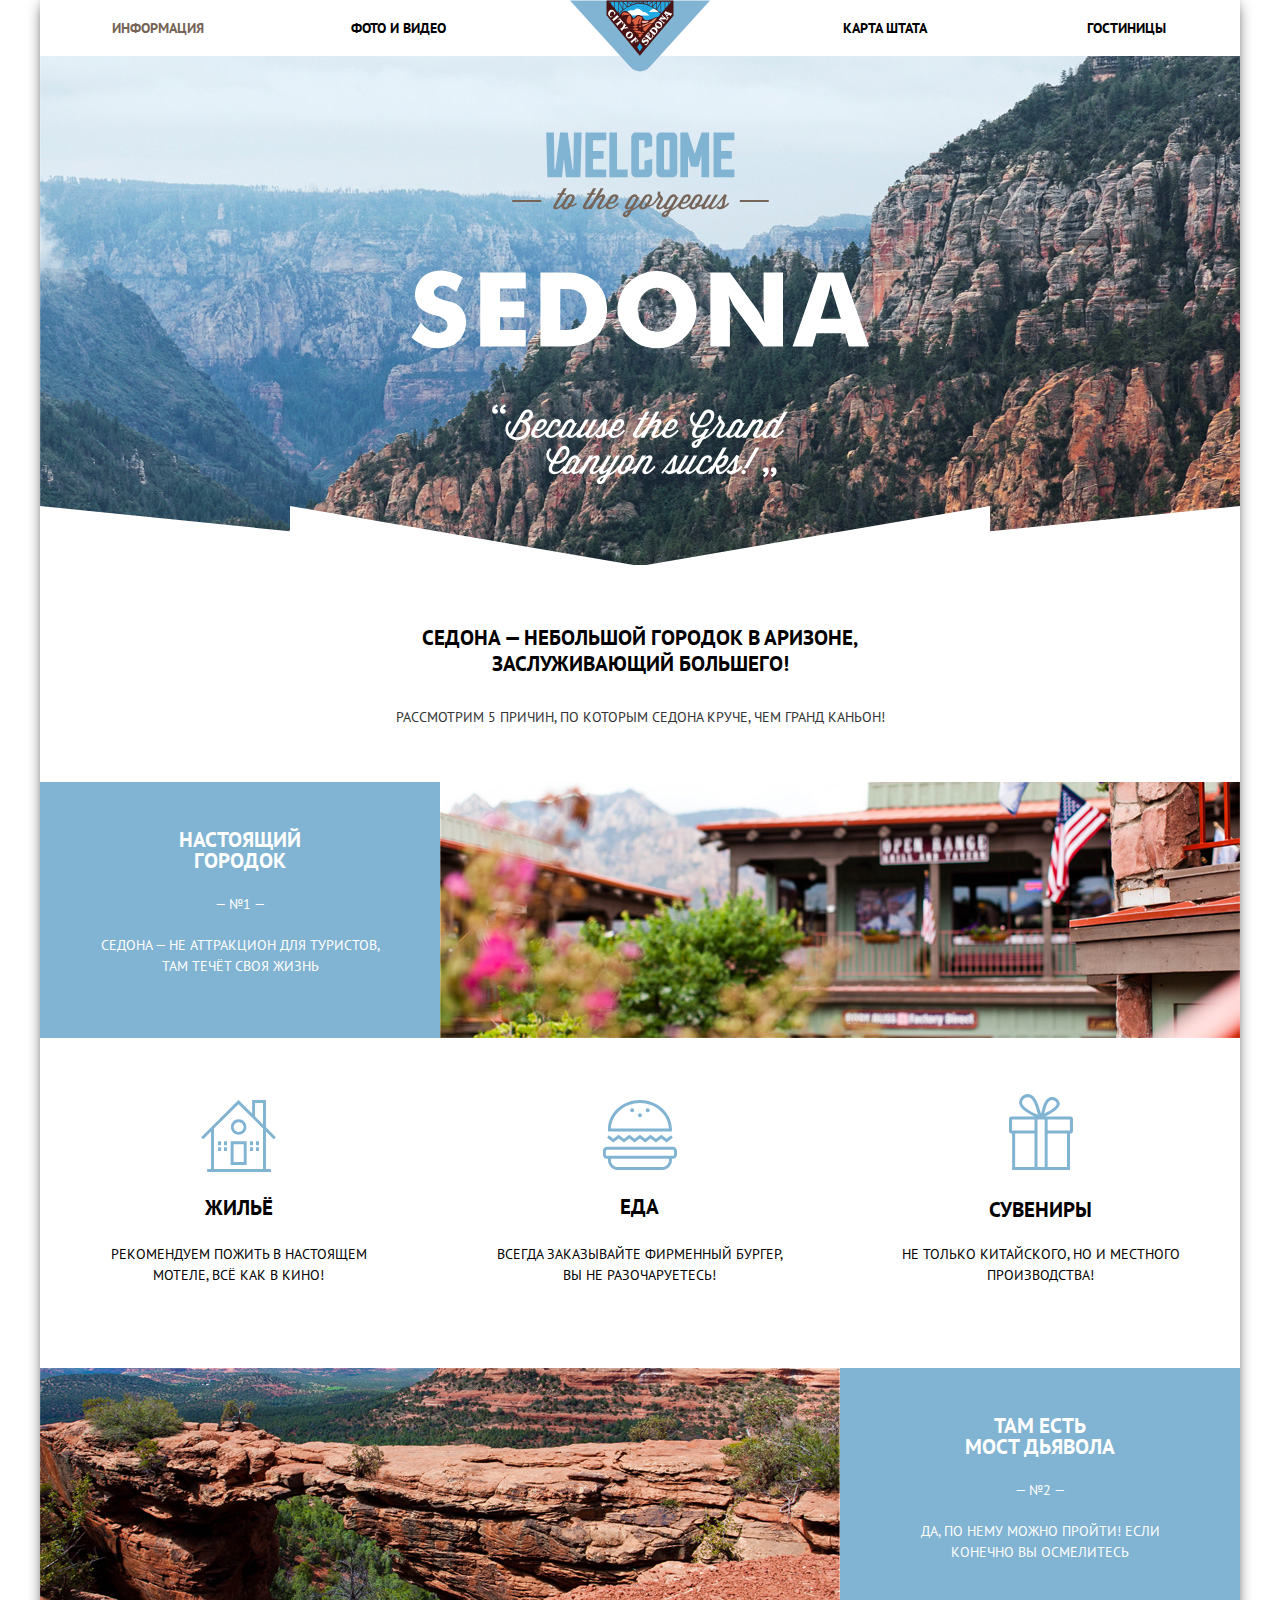
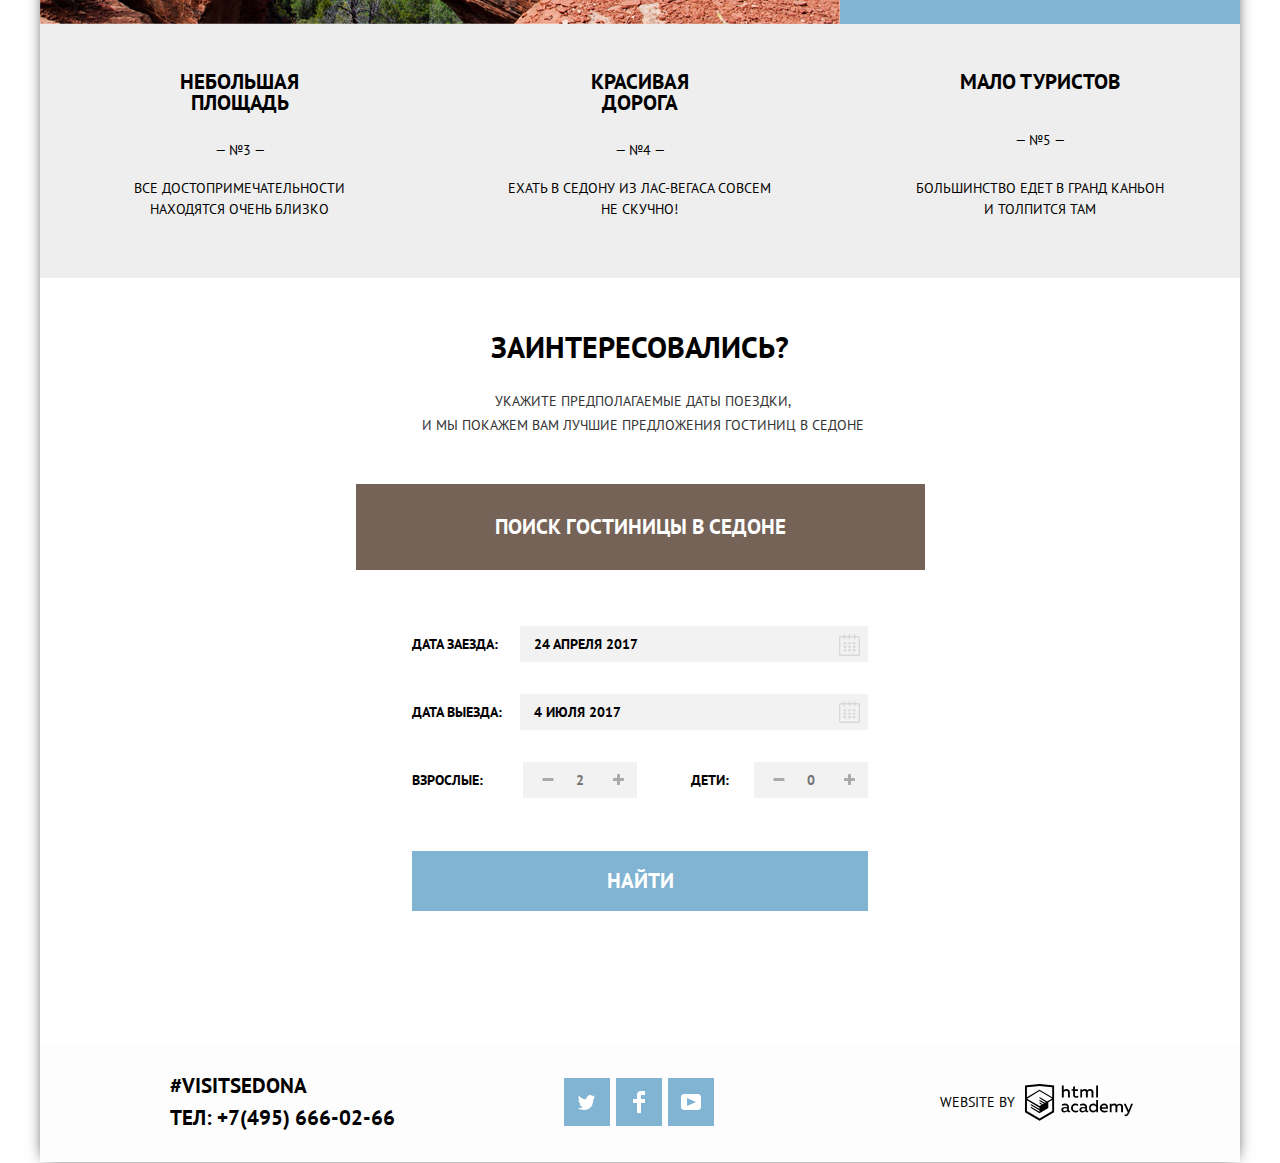
<file: index.html>
<!DOCTYPE html>
<html lang="ru">
<head>
  <meta charset="utf-8">
  <title>HTML Academy: Седона</title>
  <link href="https://fonts.googleapis.com/css?family=PT+Sans:400,700&display=swap&subset=cyrillic" rel="stylesheet">
  <link href="src/css/normalize.min.css" rel="stylesheet">
  <link href="src/css/styles.min.css" rel="stylesheet">
</head>
<body>
<div class="container">
  <header class="main-header">
    <a class="main-header-logo">
      <img src="src/img/logo-sedona.svg" alt="Логотип" width="140" height="72">
    </a>
    <nav class="nav">
      <ul class="site-nav base-padding">
        <li><a class="current">Информация</a></li>
        <li><a href="#">Фото и видео</a></li>
        <li><a href="#">Карта штата</a></li>
        <li><a href="hotels.html">Гостиницы</a></li>
      </ul>
    </nav>
  </header>
  <main>
    <section class="intro-welcome">
      <h2 class="visually-hidden">Добро пожаловать в Седону</h2>
      <img class="welcome-text" src="src/img/intro-welcome.svg" alt="Добро пожаловать в Седону" width="459"
           height="353">
      <svg xmlns="http://www.w3.org/2000/svg" width="1200" height="59" preserveAspectRatio="none" viewBox="0 0 1200 56">
        <path d="M0 57V0l250 24V0l350 57L950 0v24l250-24v57H0z" fill="#fff"/>
      </svg>
    </section>
    <section>
      <div class="advantages-header">
        <h2 class="visually-hidden">Преимущества</h2>
        <p class="deserve-more">Седона — небольшой городок в Аризоне, заслуживающий большего!</p>
        <p class="five-reasons">Рассмотрим 5 причин, по которым Седона круче, чем Гранд каньон!</p>
      </div>
      <div class="advantages">
        <div class="advantages-text">
          <h3>Настоящий городок</h3>
          <p class="advantages-number">&mdash; №1 &mdash;</p>
          <p class="advantages-description">Седона — не аттракцион для туристов, там течёт своя жизнь</p>
        </div>
        <img src="src/img/sedona-cityview.jpg" alt="Седона" width="800" height="256">
      </div>
      <ul class="features primary-features">
        <li>
          <svg class="icon-house" xmlns="http://www.w3.org/2000/svg" width="75" height="72" viewBox="0 0 75 72">
            <g fill="#81B3D2">
              <path d="M29.656 65.033h16V41.21h-16v23.823zm2.937-20.899h10.125V62.11H32.593V44.134z"/>
              <path
                d="M72.771 39.253l2.076-2.068-9.908-9.865V0H51.127v13.567L37.5 0 .152 37.185l2.077 2.068 7.832-7.795v37.618H6.124V72h63.875v-2.924H64.94V31.458l7.831 7.795zM62.002 69.076H12.999V28.534L37.5 4.149l24.502 24.385v40.542zm0-44.682l-7.938-7.902V2.924h7.938v21.47z"/>
              <path
                d="M29.906 27.08c0 4.261 3.47 7.713 7.75 7.713 4.279 0 7.75-3.452 7.75-7.713 0-4.259-3.471-7.713-7.75-7.713-4.281 0-7.75 3.454-7.75 7.713zm7.75-4.945c2.744 0 4.969 2.214 4.969 4.945 0 2.732-2.225 4.948-4.969 4.948-2.746 0-4.97-2.216-4.97-4.948 0-2.731 2.225-4.945 4.97-4.945zM17.061 41.21h3v3.919h-3zM22.999 41.21h3v3.919h-3zM17.061 47.182h3v3.919h-3zM22.999 47.182h3v3.919h-3zM48.998 41.21h3v3.919h-3zM54.936 41.21h3v3.919h-3zM48.998 47.182h3v3.919h-3zM54.936 47.182h3v3.919h-3z"/>
            </g>
          </svg>
          <h3>Жильё</h3>
          <p class="features-description">Рекомендуем пожить в настоящем мотеле, всё как в кино!</p>
        </li>
        <li>
          <svg class="icon-food" xmlns="http://www.w3.org/2000/svg" width="74" height="70" viewBox="0 0 74 70">
            <g fill="#81B3D2">
              <path
                d="M69.854 46.71H4.051c-2.274 0-4.135 1.94-4.135 4.313v3.504c0 2.372 1.861 4.313 4.135 4.313h.93v1.053c0 5.536 4.341 10.065 9.648 10.065h44.646c5.306 0 9.648-4.529 9.648-10.065V58.84h.93c2.274 0 4.135-1.941 4.135-4.313v-3.504c0-2.373-1.86-4.313-4.134-4.313zm-3.848 13.184c0 3.871-3.019 7.021-6.73 7.021H14.629c-3.711 0-6.731-3.15-6.731-7.021v-1.053h58.107v1.053zm5.065-5.367c0 .688-.558 1.271-1.218 1.271H4.051c-.66 0-1.217-.582-1.217-1.271v-3.504c0-.688.558-1.271 1.217-1.271h65.802c.66 0 1.218.582 1.218 1.271v3.504zM15.634 38.406l5.323 4.059 5.326-4.059 5.328 4.059 5.328-4.059 5.328 4.059 5.329-4.059 5.327 4.059 5.33-4.06 5.336 4.059 6.194-4.712-1.72-2.459-4.474 3.403-5.336-4.057-5.33 4.056-5.327-4.057-5.329 4.057-5.328-4.057-5.328 4.057-5.328-4.057-5.325 4.057-5.323-4.057-5.327 4.057-4.467-3.401-1.721 2.457 6.188 4.714zM7.978 31.544H68.855c.041-.619.069-1.241.069-1.87 0-.394-.016-.783-.032-1.173C68.227 12.657 54.186 0 36.952 0 19.719 0 5.677 12.657 5.013 28.501c-.017.39-.032.78-.032 1.173 0 .629.028 1.251.07 1.87h2.927zM36.952 3.043c15.591 0 28.35 11.316 29.021 25.458H7.931c.673-14.142 13.43-25.458 29.021-25.458z"/>
              <ellipse cx="36.952" cy="15.26" rx="1.945" ry="2.03"/>
              <ellipse cx="29.172" cy="10.23" rx="1.946" ry="2.03"/>
              <ellipse cx="44.732" cy="10.23" rx="1.946" ry="2.03"/>
            </g>
          </svg>
          <h3>Еда</h3>
          <p class="features-description">Всегда заказывайте фирменный бургер, вы не разочаруетесь!</p>
        </li>
        <li>
          <svg class="icon-souvenirs" xmlns="http://www.w3.org/2000/svg" width="64" height="76" viewBox="0 0 64 76">
            <path fill-rule="evenodd" clip-rule="evenodd" fill="#81B3D2"
                  d="M61.097 22.501H36.312C50.125 15.602 51.229 11.25 50.72 8.816c-1.162-3.963-5.692-7.023-10.002-5.407-5.569 2.089-7.137 10.388-8.644 16.387-1.924-6.07-3.784-13.814-8.136-17.737C22.677.921 20.843-.205 18.175.031c-4.026.356-9.802 5.382-7.458 10.981 2.251 5.378 9.687 8.777 14.578 11.489H2.879A2.882 2.882 0 0 0 0 25.37v11.322a2.882 2.882 0 0 0 2.879 2.869h.274V76h57.841V39.561h.103a2.882 2.882 0 0 0 2.88-2.869V25.37a2.882 2.882 0 0 0-2.88-2.869zM42.413 5.944c2.103-.31 4.982 1.299 5.255 3.209.393 2.756-3.4 5.255-5.086 6.421-2.523 1.744-4.928 2.643-7.287 4.055.884-3.69 2.549-13.011 7.118-13.685zm-22.882 9.968c-2.225-1.485-6.544-4.431-6.44-7.771.112-3.595 5.743-6.57 8.814-3.886 3.856 3.371 5.713 11.105 7.119 16.557-3.249-1.539-6.328-2.788-9.493-4.9zm5.972 57.114H6.136V39.561h19.368v33.465zm0-36.502H3.046V25.538h22.457v10.986zm10.157 0v36.503h-7.174V25.538h7.174v10.986zm22.351 36.502H38.644V39.561h19.367v33.465zm2.92-36.502H38.644V25.538h22.287v10.986z"/>
          </svg>
          <h3>Сувениры</h3>
          <p class="features-description">Не только китайского, но и местного производства!</p>
        </li>
      </ul>
      <div class="advantages">
        <img src="src/img/sedona-mountains.jpg" alt="Седона" width="800" height="256">
        <div class="advantages-text">
          <h3>Там есть<br>Мост дьявола</h3>
          <p class="advantages-number">&mdash; №2 &mdash;</p>
          <p class="advantages-description">Да, по нему можно пройти! Если конечно вы осмелитесь</p>
        </div>
      </div>
      <ul class="features secondary-features">
        <li>
          <h3>Небольшая площадь</h3>
          <p>&mdash; №3 &mdash;</p>
          <p class="features-description">Все достопримечательности находятся&nbsp;очень близко</p>
        </li>
        <li>
          <h3>Красивая дорога</h3>
          <p>&mdash; №4 &mdash;</p>
          <p class="features-description">Ехать в Седону из Лас-Вегаса совсем не&nbsp;скучно!</p>
        </li>
        <li>
          <h3>Мало туристов</h3>
          <p>&mdash; №5 &mdash;</p>
          <p class="features-description">Большинство едет в Гранд каньон и&nbsp;толпится там</p>
        </li>
      </ul>
    </section>
    <section class="booking-form">
      <h2 class="visually-hidden">Бронирование</h2>
      <div class="interested">
        <p class="got-interested">Заинтересовались?</p>
        <p class="choose-date">Укажите предполагаемые даты поездки,<br>и мы покажем вам лучшие предложения гостиниц в
          Седоне</p>
      </div>
    </section>
    <div class="search-form-header-button-container">
      <button class="search-form-header-button-text" type="button">Поиск гостиницы в Седоне</button>
    </div>
    <section class="map">
      <h2 class="visually-hidden">Седона на карте</h2>
      <section class="form">
        <h2 class="visually-hidden">Форма бронирования</h2>
        <form class="search-form" action="https://echo.htmlacademy.ru" method="post">
          <div class="search-item">
            <p>
              <label class="search-item-margin-arrival" for="date-arrival">Дата заезда:</label>
              <input class="date-arrival" id="date-arrival" type="text" name="dateArrival" value="24 апреля 2017">
              <span class="calendar-arrival">
                <svg class="date-arrival-calendar" xmlns="http://www.w3.org/2000/svg" width="21" height="22"
                     viewBox="0 0 21 22"> <path
                  d="M19.251 2.025h-2.845V.648c0-.381-.294-.689-.656-.689-.363 0-.656.308-.656.689v1.377h-3.938V.648c0-.381-.294-.689-.655-.689-.363 0-.657.308-.657.689v1.377H5.906V.648c0-.381-.294-.689-.656-.689-.363 0-.657.308-.657.689v1.377H1.75C.784 2.025 0 2.847 0 3.862v16.302C0 21.179.784 22 1.75 22h17.501c.966 0 1.749-.821 1.749-1.836V3.862c0-1.015-.783-1.837-1.749-1.837zm.437 18.139a.448.448 0 0 1-.437.459H1.75a.45.45 0 0 1-.438-.459V3.862a.45.45 0 0 1 .438-.459h2.844v1.378c0 .381.294.689.657.689.362 0 .656-.308.656-.689V3.403h3.938v1.378c0 .381.294.689.657.689.361 0 .655-.308.655-.689V3.403h3.938v1.378c0 .381.293.689.656.689.362 0 .656-.308.656-.689V3.403h2.845c.241 0 .437.206.437.459v16.302z"/> <path
                  d="M4.594 8.225h2.625v2.066H4.594zM4.594 11.668h2.625v2.067H4.594zM4.594 15.112h2.625v2.066H4.594zM9.188 15.112h2.625v2.066H9.188zM9.188 11.668h2.625v2.067H9.188zM9.188 8.225h2.625v2.066H9.188zM13.781 15.112h2.625v2.066h-2.625zM13.781 11.668h2.625v2.067h-2.625zM13.781 8.225h2.625v2.066h-2.625z"/>
              </svg>
              </span>
            </p>
            <p>
              <label class="search-item-margin-departure" for="date-departure">Дата выезда:</label>
              <input class="date-departure" id="date-departure" type="text" name="dateDeparture" value="4 июля 2017">
              <span class="calendar-depature">
              <svg class="date-departure-calendar" xmlns="http://www.w3.org/2000/svg" width="21" height="22"
                   viewBox="0 0 21 22"> <path
                d="M19.251 2.025h-2.845V.648c0-.381-.294-.689-.656-.689-.363 0-.656.308-.656.689v1.377h-3.938V.648c0-.381-.294-.689-.655-.689-.363 0-.657.308-.657.689v1.377H5.906V.648c0-.381-.294-.689-.656-.689-.363 0-.657.308-.657.689v1.377H1.75C.784 2.025 0 2.847 0 3.862v16.302C0 21.179.784 22 1.75 22h17.501c.966 0 1.749-.821 1.749-1.836V3.862c0-1.015-.783-1.837-1.749-1.837zm.437 18.139a.448.448 0 0 1-.437.459H1.75a.45.45 0 0 1-.438-.459V3.862a.45.45 0 0 1 .438-.459h2.844v1.378c0 .381.294.689.657.689.362 0 .656-.308.656-.689V3.403h3.938v1.378c0 .381.294.689.657.689.361 0 .655-.308.655-.689V3.403h3.938v1.378c0 .381.293.689.656.689.362 0 .656-.308.656-.689V3.403h2.845c.241 0 .437.206.437.459v16.302z"/> <path
                d="M4.594 8.225h2.625v2.066H4.594zM4.594 11.668h2.625v2.067H4.594zM4.594 15.112h2.625v2.066H4.594zM9.188 15.112h2.625v2.066H9.188zM9.188 11.668h2.625v2.067H9.188zM9.188 8.225h2.625v2.066H9.188zM13.781 15.112h2.625v2.066h-2.625zM13.781 11.668h2.625v2.067h-2.625zM13.781 8.225h2.625v2.066h-2.625z"/>
              </svg>
            </span>
            </p>
          </div>
          <div class="search-item-number">
            <div>
              <label class="search-item-left" for="number-adults">Взрослые:</label>
              <div class="search-input">
                <span class="minus"></span>
                <input class="number-adults" id="number-adults" type="text" name="numberAdults" placeholder="2">
                <span class="plus"></span>
              </div>
            </div>
            <div>
              <label class="search-item-right" for="number-children">Дети:</label>
              <div class="search-input">
                <span class="minus"></span>
                <input class="number-children" id="number-children" type="text" name="numberChildren" placeholder="0">
                <span class="plus"></span>
              </div>
            </div>
          </div>
          <button class="search-form-button" type="submit">Найти</button>
        </form>
      </section>
      <img class="map-picture" src="src/img/sedona_map.png" width="1200" height="593" alt="Седона на карте">
      <iframe class="map-field"
              src="https://www.google.com/maps/embed?pb=!1m14!1m12!1m3!1d44047.38962387951!2d-111.81077328792595!3d34.86020167213232!2m3!1f0!2f0!3f0!3m2!1i1024!2i768!4f13.1!5e0!3m2!1sru!2sru!4v1584270979628!5m2!1sru!2sru"
              height="593" style="border:0;" allowfullscreen=""></iframe>
    </section>
  </main>
  <footer class="footer">
    <div class="tel">
      <p>#visitsedona</p>
      <a href="tel:+7(495)666-02-66">тел: +7(495) 666-02-66</a>
    </div>
    <div class="footer-social">
      <ul>
        <li><a class="social-icons" href="#"><img src="src/img/twitter.svg" alt="Twitter" width="17" height="15"></a>
        </li>
        <li><a class="social-icons" href="#"><img src="src/img/fb-icon.svg" alt="Facebook" width="12" height="22"></a>
        </li>
        <li><a class="social-icons" href="#"><img src="src/img/youtube.svg" alt="Youtube" width="20" height="16"></a>
        </li>
      </ul>
    </div>
    <div class="footer-copyright">
      <p class="academy-link">Website by</p>
      <a class="logo-htmlacademy" href="https://htmlacademy.ru/intensive/htmlcss">
        <svg id="Layer_1" data-name="Layer 1" xmlns="http://www.w3.org/2000/svg" width="108.08" height="36.85"
             viewBox="0 0 108.08 36.85">
          <title>logo-htmlacademy-small1</title>
          <path d="M44.61,26.88a2,2,0,0,0,.55-0.1v1.33a3.25,3.25,0,0,1-1.18.21,1.67,1.67,0,0,1-1.67-1,4.84,4.84,0,0,1-3.14,1.08c-1.51,0-2.91-.83-2.91-2.55,0-2.13,2-2.79,3.71-2.79a11.08,11.08,0,0,1,2.17.25v-0.3c0-1-.76-1.77-2.19-1.77a7.42,7.42,0,0,0-3,.64v-1.7a10.21,10.21,0,0,1,3.19-.55c2.36,0,3.81,1.12,3.81,3.65v3a0.54,0.54,0,0,0,.49.59h0.17Zm-6.44-1.13A1.35,1.35,0,0,0,39.63,27h0.11a3.39,3.39,0,0,0,2.41-1V24.58a9.72,9.72,0,0,0-1.81-.21c-1,0-2.16.33-2.16,1.38h0Zm12.36-6.11a5,5,0,0,1,2.57.64V22a4.08,4.08,0,0,0-2.3-.7,2.75,2.75,0,1,0,0,5.49,5,5,0,0,0,2.43-.64v1.71a6.27,6.27,0,0,1-2.76.57A4.21,4.21,0,0,1,46,24.51q0-.21,0-0.41a4.32,4.32,0,0,1,4.18-4.46h0.38Zm12.17,7.24a2,2,0,0,0,.55-0.1v1.33a3.25,3.25,0,0,1-1.18.21,1.67,1.67,0,0,1-1.67-1,4.84,4.84,0,0,1-3.14,1.08c-1.51,0-2.91-.83-2.91-2.55,0-2.13,2-2.79,3.71-2.79a11.08,11.08,0,0,1,2.17.25v-0.3c0-1-.76-1.77-2.19-1.77a7.42,7.42,0,0,0-3,.64v-1.7a10.21,10.21,0,0,1,3.19-.55c2.36,0,3.81,1.12,3.81,3.65v3a0.54,0.54,0,0,0,.49.59h0.17Zm-6.44-1.13A1.35,1.35,0,0,0,57.73,27h0.11a3.39,3.39,0,0,0,2.41-1V24.58a9.72,9.72,0,0,0-1.81-.21c-1.06,0-2.16.33-2.16,1.38h0ZM73,16V28.2H71.35V26.88a3.88,3.88,0,0,1-3.19,1.54,4.4,4.4,0,0,1,0-8.78,3.81,3.81,0,0,1,3,1.3V16H73Zm-4.53,5.22a2.76,2.76,0,1,0,0,5.52A2.86,2.86,0,0,0,71.15,25V23A2.91,2.91,0,0,0,68.49,21.27ZM79,19.64c3.31,0,4.46,2.68,3.92,5.09H76.7c0.21,1.5,1.67,2.11,3.19,2.11a6.11,6.11,0,0,0,2.64-.59v1.6a7.14,7.14,0,0,1-3,.57C77,28.42,74.78,27,74.78,24a4.18,4.18,0,0,1,4-4.39H79Zm0.09,1.54a2.28,2.28,0,0,0-2.44,2.1v0.06H81.3A2,2,0,0,0,79.13,21.18Zm5.73,7V19.87h1.65v1a3.81,3.81,0,0,1,2.78-1.27A2.86,2.86,0,0,1,91.89,21a4.12,4.12,0,0,1,2.91-1.33A3.06,3.06,0,0,1,98,23V28.2h-1.9V23.05a1.59,1.59,0,0,0-1.42-1.75H94.42a2.8,2.8,0,0,0-2.07,1.12V28.2h-1.9V23.05A1.59,1.59,0,0,0,89,21.31H88.8a3,3,0,0,0-2.21,1.29v5.63H84.86Zm21.31-8.33h1.9l-3.91,9.46c-0.9,2.17-2.09,2.86-3.35,2.86a4.76,4.76,0,0,1-1.1-.14V30.46a2.86,2.86,0,0,0,.85.12c0.9,0,1.58-.64,2.07-1.9l0.17-.42-4-8.4h2l2.86,6.29ZM38.73,1.46V6.22a3.81,3.81,0,0,1,2.7-1.14,3.25,3.25,0,0,1,3.44,3.4v5.15H43V8.72a1.81,1.81,0,0,0-1.61-2h-0.3a2.93,2.93,0,0,0-2.32,1.39v5.52h-1.9V1.46h1.9ZM49.94,2.31v3h3V6.91h-3v3.81c0,1.1.5,1.46,1.58,1.46a4.49,4.49,0,0,0,1.69-.33v1.6A6.8,6.8,0,0,1,51,13.8a2.55,2.55,0,0,1-2.86-2.74V6.89H46.58V5.26h1.5V2.74Zm5.4,11.31V5.28H57v1A3.81,3.81,0,0,1,59.77,5a2.86,2.86,0,0,1,2.6,1.33A4.12,4.12,0,0,1,65.28,5,3.06,3.06,0,0,1,68.44,8.4v5.21h-1.9V8.46a1.59,1.59,0,0,0-1.42-1.75H64.89a2.8,2.8,0,0,0-2.07,1.12v5.78h-1.9V8.46A1.59,1.59,0,0,0,59.5,6.71H59.27A3,3,0,0,0,57.06,8v5.63H55.34ZM71.17,1.45H73V13.6H71.17V1.45ZM14.71,0H14.55L0,1.54V28.21l14.55,8.66,14.55-8.66V1.54Zm12.5,27.1L14.55,34.64,1.9,27.12V16.18l12.59,7.5V25L5.86,19.9v1.31l8.68,5.21v1.39L5.87,22.65V24l8.68,5.21,8.75-5.24V18.31L27.2,16V27.12Zm0-12.53-3.48,2-1.6,1L14.51,13v1.31L21,18.23H21l-0.14.09-1,.54-5.37-3.2V17l4.24,2.52-1,.67-3.2-1.9v1.31l2.1,1.24L14.5,22.1,2,14.65,14.51,7.11Zm0-1.32L14.49,5.76,1.91,13.25v-10L14.56,1.92,27.21,3.25v10h0Z"
            transform="translate(0 -0.02)"/>
        </svg>
      </a>
    </div>
  </footer>
</div>
<script src="src/js/script.min.js" type="text/javascript"></script>
</body>
</html>
</file>
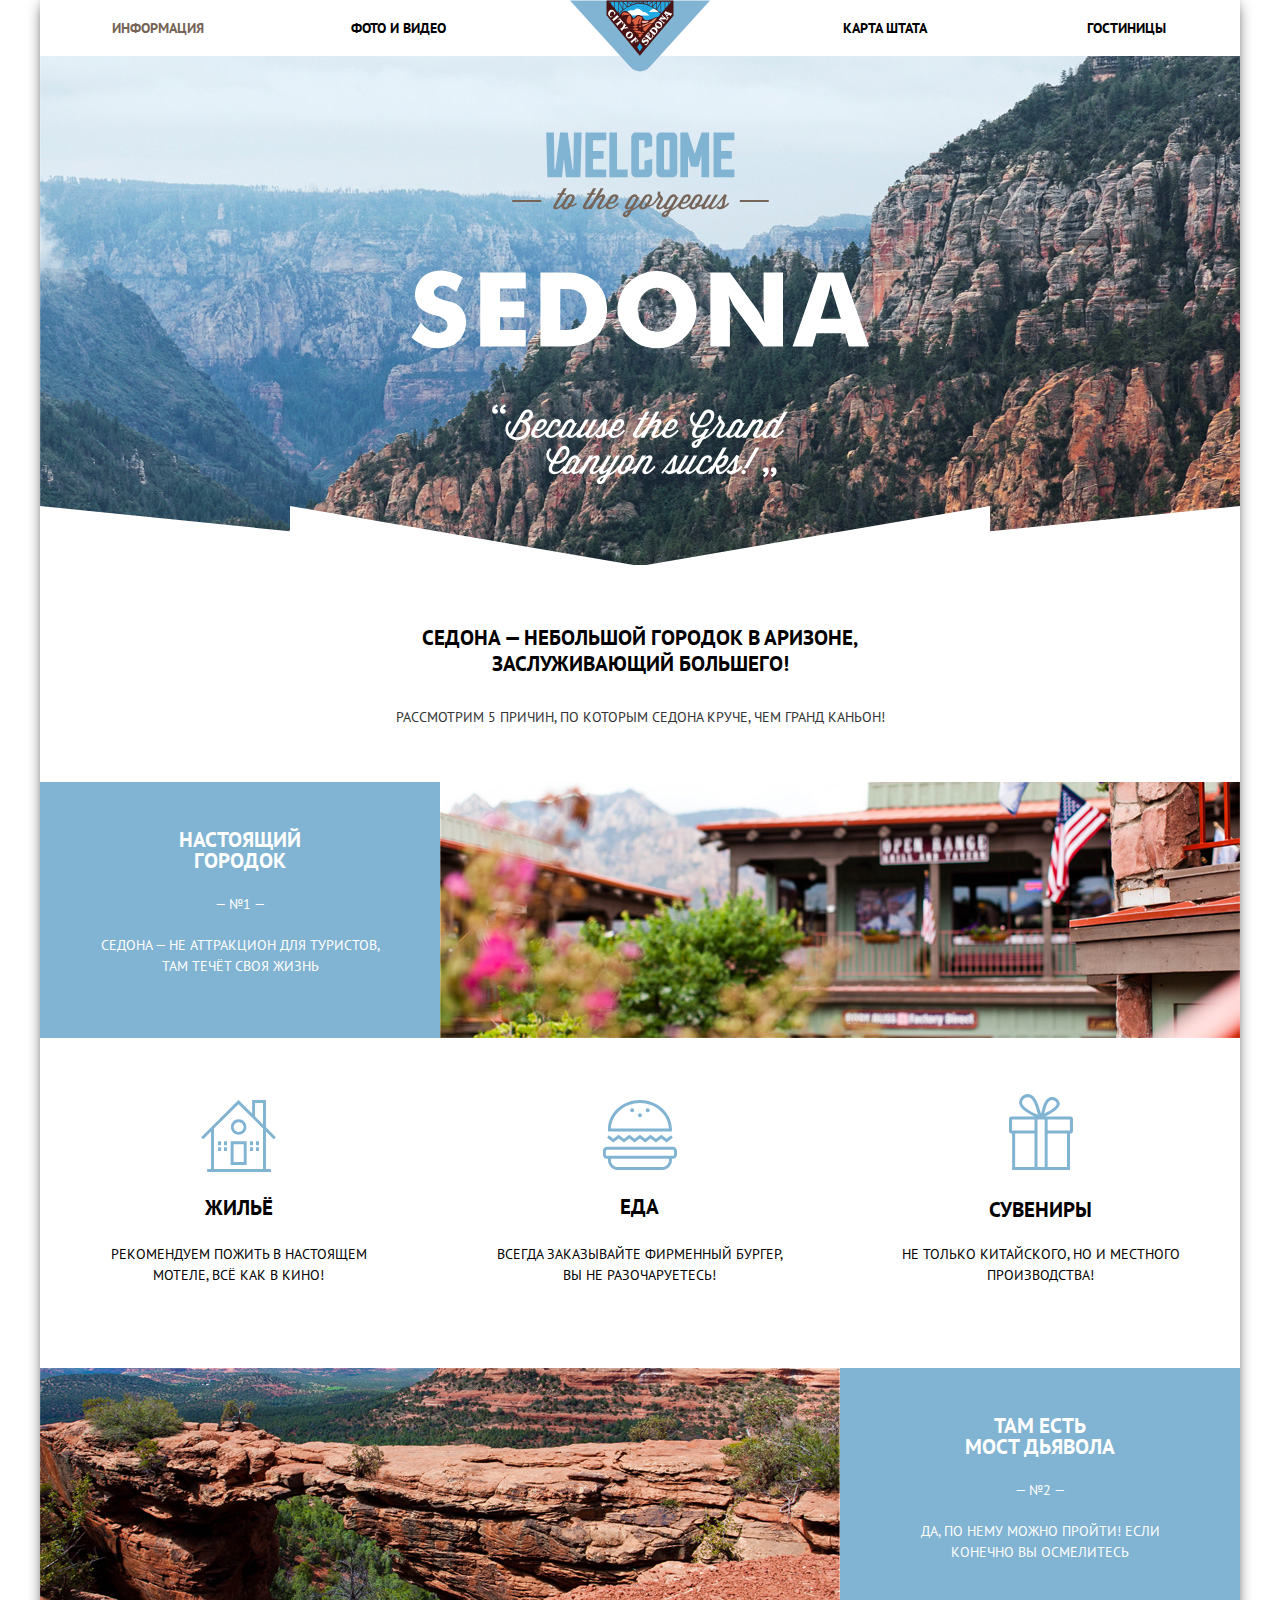
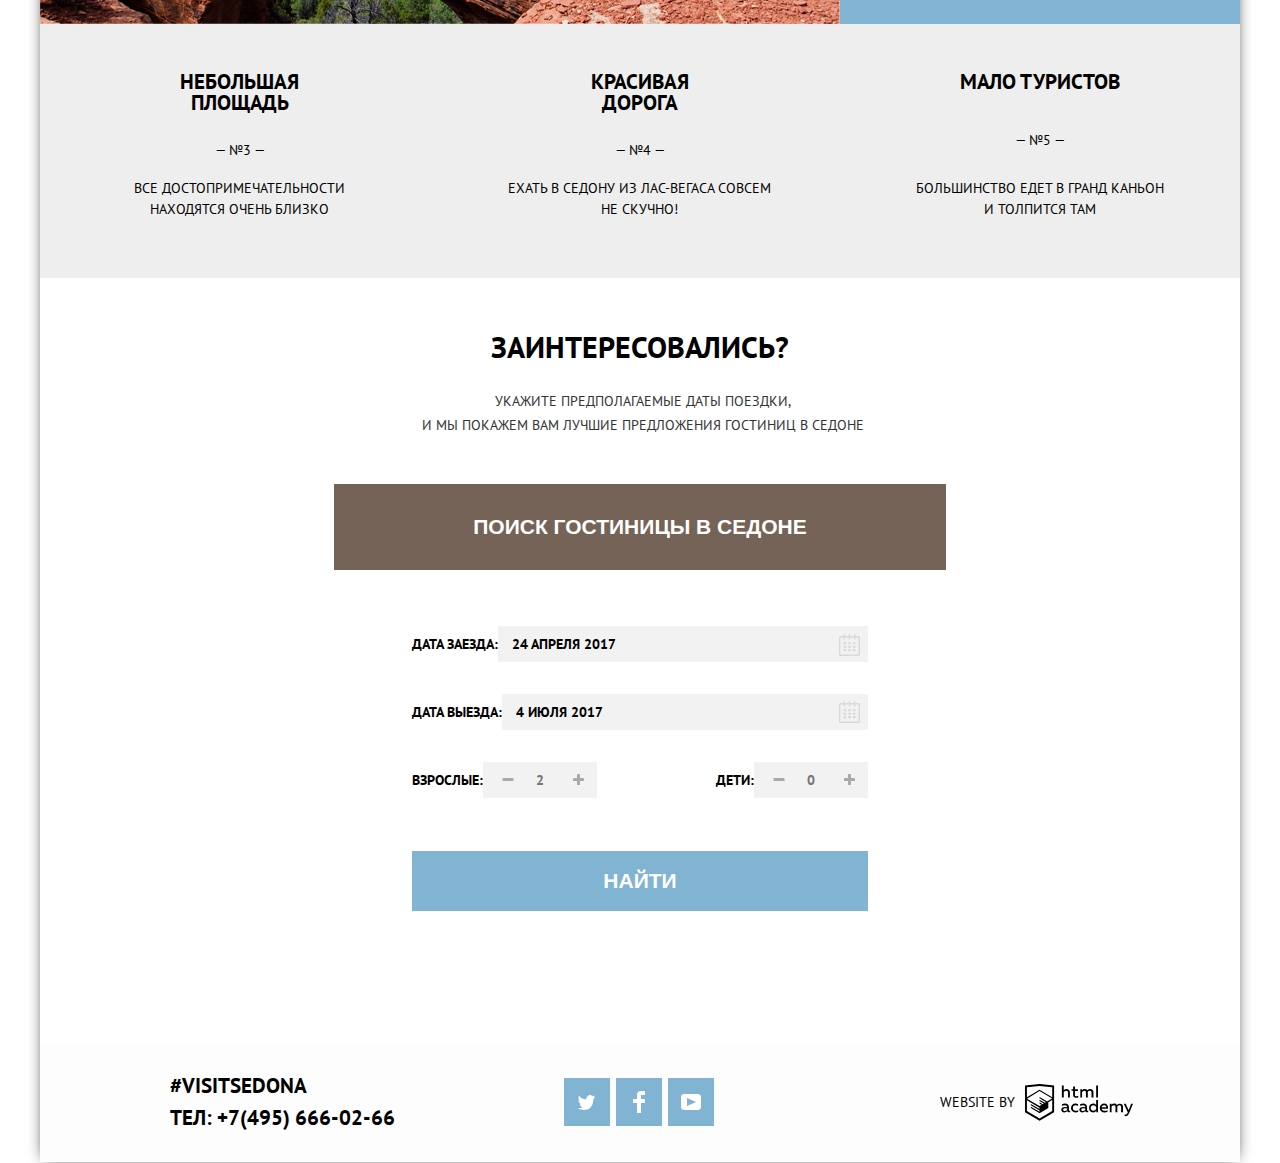
<file: src/index.html>
<!DOCTYPE html>
<html lang="ru">
<head>
  <meta charset="utf-8">
  <title>HTML Academy: Седона</title>
  <link href="https://fonts.googleapis.com/css?family=PT+Sans:400,700&display=swap&subset=cyrillic" rel="stylesheet">
  <link href="css/styles.min.css" rel="stylesheet">
</head>
<body>
<div class="container">
  <header class="main-header">
    <a class="main-header-logo">
      <img src="img/logo-sedona.svg" alt="Логотип" width="140" height="72">
    </a>
    <nav class="nav">
      <ul class="site-nav base-padding">
        <li><a class="current">Информация</a></li>
        <li><a href="#">Фото и видео</a></li>
        <li><a href="#">Карта штата</a></li>
        <li><a href="hotels.html">Гостиницы</a></li>
      </ul>
    </nav>
  </header>
  <main>
    <section class="intro-welcome">
      <h2 class="visually-hidden">Добро пожаловать в Седону</h2>
      <img class="welcome-text" src="img/intro-welcome.svg" alt="Добро пожаловать в Седону" width="459" height="353">
      <svg xmlns="http://www.w3.org/2000/svg" width="1200" height="59" preserveAspectRatio="none" viewBox="0 0 1200 56">
        <path d="M0 57V0l250 24V0l350 57L950 0v24l250-24v57H0z" fill="#fff"/>
      </svg>
    </section>
    <section>
      <div class="advantages-header">
        <h2 class="visually-hidden">Преимущества</h2>
        <p class="deserve-more">Седона — небольшой городок в Аризоне, заслуживающий большего!</p>
        <p class="five-reasons">Рассмотрим 5 причин, по которым Седона круче, чем Гранд каньон!</p>
      </div>
      <div class="advantages">
        <div class="advantages-text">
          <h3>Настоящий городок</h3>
          <p class="advantages-number">&mdash; №1 &mdash;</p>
          <p class="advantages-description">Седона — не аттракцион для туристов, там течёт своя жизнь</p>
        </div>
        <img src="img/sedona-cityview.jpg" alt="Седона" width="800" height="256">
      </div>
      <ul class="features primary-features">
        <li>
          <svg class="icon-house" xmlns="http://www.w3.org/2000/svg" width="75" height="72" viewBox="0 0 75 72">
            <g fill="#81B3D2">
              <path d="M29.656 65.033h16V41.21h-16v23.823zm2.937-20.899h10.125V62.11H32.593V44.134z"/>
              <path
                d="M72.771 39.253l2.076-2.068-9.908-9.865V0H51.127v13.567L37.5 0 .152 37.185l2.077 2.068 7.832-7.795v37.618H6.124V72h63.875v-2.924H64.94V31.458l7.831 7.795zM62.002 69.076H12.999V28.534L37.5 4.149l24.502 24.385v40.542zm0-44.682l-7.938-7.902V2.924h7.938v21.47z"/>
              <path
                d="M29.906 27.08c0 4.261 3.47 7.713 7.75 7.713 4.279 0 7.75-3.452 7.75-7.713 0-4.259-3.471-7.713-7.75-7.713-4.281 0-7.75 3.454-7.75 7.713zm7.75-4.945c2.744 0 4.969 2.214 4.969 4.945 0 2.732-2.225 4.948-4.969 4.948-2.746 0-4.97-2.216-4.97-4.948 0-2.731 2.225-4.945 4.97-4.945zM17.061 41.21h3v3.919h-3zM22.999 41.21h3v3.919h-3zM17.061 47.182h3v3.919h-3zM22.999 47.182h3v3.919h-3zM48.998 41.21h3v3.919h-3zM54.936 41.21h3v3.919h-3zM48.998 47.182h3v3.919h-3zM54.936 47.182h3v3.919h-3z"/>
            </g>
          </svg>
          <h3>Жильё</h3>
          <p class="features-description">Рекомендуем пожить в настоящем мотеле, всё как в кино!</p>
        </li>
        <li>
          <svg class="icon-food" xmlns="http://www.w3.org/2000/svg" width="74" height="70" viewBox="0 0 74 70">
            <g fill="#81B3D2">
              <path
                d="M69.854 46.71H4.051c-2.274 0-4.135 1.94-4.135 4.313v3.504c0 2.372 1.861 4.313 4.135 4.313h.93v1.053c0 5.536 4.341 10.065 9.648 10.065h44.646c5.306 0 9.648-4.529 9.648-10.065V58.84h.93c2.274 0 4.135-1.941 4.135-4.313v-3.504c0-2.373-1.86-4.313-4.134-4.313zm-3.848 13.184c0 3.871-3.019 7.021-6.73 7.021H14.629c-3.711 0-6.731-3.15-6.731-7.021v-1.053h58.107v1.053zm5.065-5.367c0 .688-.558 1.271-1.218 1.271H4.051c-.66 0-1.217-.582-1.217-1.271v-3.504c0-.688.558-1.271 1.217-1.271h65.802c.66 0 1.218.582 1.218 1.271v3.504zM15.634 38.406l5.323 4.059 5.326-4.059 5.328 4.059 5.328-4.059 5.328 4.059 5.329-4.059 5.327 4.059 5.33-4.06 5.336 4.059 6.194-4.712-1.72-2.459-4.474 3.403-5.336-4.057-5.33 4.056-5.327-4.057-5.329 4.057-5.328-4.057-5.328 4.057-5.328-4.057-5.325 4.057-5.323-4.057-5.327 4.057-4.467-3.401-1.721 2.457 6.188 4.714zM7.978 31.544H68.855c.041-.619.069-1.241.069-1.87 0-.394-.016-.783-.032-1.173C68.227 12.657 54.186 0 36.952 0 19.719 0 5.677 12.657 5.013 28.501c-.017.39-.032.78-.032 1.173 0 .629.028 1.251.07 1.87h2.927zM36.952 3.043c15.591 0 28.35 11.316 29.021 25.458H7.931c.673-14.142 13.43-25.458 29.021-25.458z"/>
              <ellipse cx="36.952" cy="15.26" rx="1.945" ry="2.03"/>
              <ellipse cx="29.172" cy="10.23" rx="1.946" ry="2.03"/>
              <ellipse cx="44.732" cy="10.23" rx="1.946" ry="2.03"/>
            </g>
          </svg>
          <h3>Еда</h3>
          <p class="features-description">Всегда заказывайте фирменный бургер, вы не разочаруетесь!</p>
        </li>
        <li>
          <svg class="icon-souvenirs" xmlns="http://www.w3.org/2000/svg" width="64" height="76" viewBox="0 0 64 76">
            <path fill-rule="evenodd" clip-rule="evenodd" fill="#81B3D2"
                  d="M61.097 22.501H36.312C50.125 15.602 51.229 11.25 50.72 8.816c-1.162-3.963-5.692-7.023-10.002-5.407-5.569 2.089-7.137 10.388-8.644 16.387-1.924-6.07-3.784-13.814-8.136-17.737C22.677.921 20.843-.205 18.175.031c-4.026.356-9.802 5.382-7.458 10.981 2.251 5.378 9.687 8.777 14.578 11.489H2.879A2.882 2.882 0 0 0 0 25.37v11.322a2.882 2.882 0 0 0 2.879 2.869h.274V76h57.841V39.561h.103a2.882 2.882 0 0 0 2.88-2.869V25.37a2.882 2.882 0 0 0-2.88-2.869zM42.413 5.944c2.103-.31 4.982 1.299 5.255 3.209.393 2.756-3.4 5.255-5.086 6.421-2.523 1.744-4.928 2.643-7.287 4.055.884-3.69 2.549-13.011 7.118-13.685zm-22.882 9.968c-2.225-1.485-6.544-4.431-6.44-7.771.112-3.595 5.743-6.57 8.814-3.886 3.856 3.371 5.713 11.105 7.119 16.557-3.249-1.539-6.328-2.788-9.493-4.9zm5.972 57.114H6.136V39.561h19.368v33.465zm0-36.502H3.046V25.538h22.457v10.986zm10.157 0v36.503h-7.174V25.538h7.174v10.986zm22.351 36.502H38.644V39.561h19.367v33.465zm2.92-36.502H38.644V25.538h22.287v10.986z"/>
          </svg>
          <h3>Сувениры</h3>
          <p class="features-description">Не только китайского, но и местного производства!</p>
        </li>
      </ul>
      <div class="advantages">
        <img src="img/sedona-mountains.jpg" alt="Седона" width="800" height="256">
        <div class="advantages-text">
          <h3>Там есть<br>Мост дьявола</h3>
          <p class="advantages-number">&mdash; №2 &mdash;</p>
          <p class="advantages-description">Да, по нему можно пройти! Если конечно вы осмелитесь</p>
        </div>
      </div>
      <ul class="features secondary-features">
        <li>
          <h3>Небольшая площадь</h3>
          <p>&mdash; №3 &mdash;</p>
          <p class="features-description">Все достопримечательности находятся&nbsp;очень близко</p>
        </li>
        <li>
          <h3>Красивая дорога</h3>
          <p>&mdash; №4 &mdash;</p>
          <p class="features-description">Ехать в Седону из Лас-Вегаса совсем не&nbsp;скучно!</p>
        </li>
        <li>
          <h3>Мало туристов</h3>
          <p>&mdash; №5 &mdash;</p>
          <p class="features-description">Большинство едет в Гранд каньон и&nbsp;толпится там</p>
        </li>
      </ul>
    </section>
    <section class="booking-form">
      <h2 class="visually-hidden">Бронирование</h2>
      <div class="interested">
        <p class="got-interested">Заинтересовались?</p>
        <p class="choose-date">Укажите предполагаемые даты поездки,<br>и мы покажем вам лучшие предложения гостиниц в
          Седоне</p>
      </div>
    </section>
    <div class="search-form-header-button-container">
      <button class="search-form-header-button-text" type="button">Поиск гостиницы в Седоне</button>
    </div>
    <section class="map">
      <h2 class="visually-hidden">Седона на карте</h2>
      <section class="form">
        <h2 class="visually-hidden">Форма бронирования</h2>
        <form class="search-form" action="https://echo.htmlacademy.ru" method="post">
          <div class="search-item">
            <p>
              <label for="date-arrival">Дата заезда:</label>
              <input class="date-arrival" id="date-arrival" type="text" name="dateArrival" value="24 апреля 2017">
              <span class="calendar-arrival">
                <svg class="date-arrival-calendar" xmlns="http://www.w3.org/2000/svg" width="21" height="22"
                     viewBox="0 0 21 22"> <path
                  d="M19.251 2.025h-2.845V.648c0-.381-.294-.689-.656-.689-.363 0-.656.308-.656.689v1.377h-3.938V.648c0-.381-.294-.689-.655-.689-.363 0-.657.308-.657.689v1.377H5.906V.648c0-.381-.294-.689-.656-.689-.363 0-.657.308-.657.689v1.377H1.75C.784 2.025 0 2.847 0 3.862v16.302C0 21.179.784 22 1.75 22h17.501c.966 0 1.749-.821 1.749-1.836V3.862c0-1.015-.783-1.837-1.749-1.837zm.437 18.139a.448.448 0 0 1-.437.459H1.75a.45.45 0 0 1-.438-.459V3.862a.45.45 0 0 1 .438-.459h2.844v1.378c0 .381.294.689.657.689.362 0 .656-.308.656-.689V3.403h3.938v1.378c0 .381.294.689.657.689.361 0 .655-.308.655-.689V3.403h3.938v1.378c0 .381.293.689.656.689.362 0 .656-.308.656-.689V3.403h2.845c.241 0 .437.206.437.459v16.302z"/> <path
                  d="M4.594 8.225h2.625v2.066H4.594zM4.594 11.668h2.625v2.067H4.594zM4.594 15.112h2.625v2.066H4.594zM9.188 15.112h2.625v2.066H9.188zM9.188 11.668h2.625v2.067H9.188zM9.188 8.225h2.625v2.066H9.188zM13.781 15.112h2.625v2.066h-2.625zM13.781 11.668h2.625v2.067h-2.625zM13.781 8.225h2.625v2.066h-2.625z"/>
              </svg>
              </span>
            </p>
            <p>
              <label for="date-departure">Дата выезда:</label>
              <input class="date-departure" id="date-departure" type="text" name="dateDeparture" value="4 июля 2017">
              <span class="calendar-depature">
              <svg class="date-departure-calendar" xmlns="http://www.w3.org/2000/svg" width="21" height="22"
                   viewBox="0 0 21 22"> <path
                d="M19.251 2.025h-2.845V.648c0-.381-.294-.689-.656-.689-.363 0-.656.308-.656.689v1.377h-3.938V.648c0-.381-.294-.689-.655-.689-.363 0-.657.308-.657.689v1.377H5.906V.648c0-.381-.294-.689-.656-.689-.363 0-.657.308-.657.689v1.377H1.75C.784 2.025 0 2.847 0 3.862v16.302C0 21.179.784 22 1.75 22h17.501c.966 0 1.749-.821 1.749-1.836V3.862c0-1.015-.783-1.837-1.749-1.837zm.437 18.139a.448.448 0 0 1-.437.459H1.75a.45.45 0 0 1-.438-.459V3.862a.45.45 0 0 1 .438-.459h2.844v1.378c0 .381.294.689.657.689.362 0 .656-.308.656-.689V3.403h3.938v1.378c0 .381.294.689.657.689.361 0 .655-.308.655-.689V3.403h3.938v1.378c0 .381.293.689.656.689.362 0 .656-.308.656-.689V3.403h2.845c.241 0 .437.206.437.459v16.302z"/> <path
                d="M4.594 8.225h2.625v2.066H4.594zM4.594 11.668h2.625v2.067H4.594zM4.594 15.112h2.625v2.066H4.594zM9.188 15.112h2.625v2.066H9.188zM9.188 11.668h2.625v2.067H9.188zM9.188 8.225h2.625v2.066H9.188zM13.781 15.112h2.625v2.066h-2.625zM13.781 11.668h2.625v2.067h-2.625zM13.781 8.225h2.625v2.066h-2.625z"/>
              </svg>
            </span>
            </p>
          </div>
          <div class="search-item-number">
            <div>
              <label for="number-adults">Взрослые:</label>
              <div class="search-input">
                <span class="minus"></span>
                <input class="number-adults" id="number-adults" type="text" name="numberAdults" placeholder="2">
                <span class="plus"></span>
              </div>
            </div>
            <div>
              <label for="number-children">Дети:</label>
              <div class="search-input">
                <span class="minus"></span>
                <input class="number-children" id="number-children" type="text" name="numberChildren" placeholder="0">
                <span class="plus"></span>
              </div>
            </div>
          </div>
          <button class="search-form-button" type="submit">Найти</button>
        </form>
      </section>
      <h2 class="visually-hidden">Седона на карте</h2>
      <iframe class="map-field"
        src="https://www.google.com/maps/embed?pb=!1m14!1m12!1m3!1d44047.38962387951!2d-111.81077328792595!3d34.86020167213232!2m3!1f0!2f0!3f0!3m2!1i1024!2i768!4f13.1!5e0!3m2!1sru!2sru!4v1584270979628!5m2!1sru!2sru"
        height="593" style="border:0;" allowfullscreen=""></iframe>
    </section>
  </main>
  <footer class="footer">
    <div class="tel">
      <p>#visitsedona</p>
      <a href="tel:+7(495)666-02-66">тел: +7(495) 666-02-66</a>
    </div>
    <div class="footer-social">
      <ul>
        <li><a class="social-icons" href="#"><img src="img/twitter.svg" alt="Twitter" width="17" height="15"></a></li>
        <li><a class="social-icons" href="#"><img src="img/fb-icon.svg" alt="Facebook" width="12" height="22"></a></li>
        <li><a class="social-icons" href="#"><img src="img/youtube.svg" alt="Youtube" width="20" height="16"></a></li>
      </ul>
    </div>
    <div class="footer-copyright">
      <p class="academy-link">Website by</p>
      <a class="logo-htmlacademy" href="https://htmlacademy.ru/intensive/htmlcss">
        <svg id="Layer_1" data-name="Layer 1" xmlns="http://www.w3.org/2000/svg" width="108.08" height="36.85"
             viewBox="0 0 108.08 36.85">
          <title>logo-htmlacademy-small1</title>
          <path
            d="M44.61,26.88a2,2,0,0,0,.55-0.1v1.33a3.25,3.25,0,0,1-1.18.21,1.67,1.67,0,0,1-1.67-1,4.84,4.84,0,0,1-3.14,1.08c-1.51,0-2.91-.83-2.91-2.55,0-2.13,2-2.79,3.71-2.79a11.08,11.08,0,0,1,2.17.25v-0.3c0-1-.76-1.77-2.19-1.77a7.42,7.42,0,0,0-3,.64v-1.7a10.21,10.21,0,0,1,3.19-.55c2.36,0,3.81,1.12,3.81,3.65v3a0.54,0.54,0,0,0,.49.59h0.17Zm-6.44-1.13A1.35,1.35,0,0,0,39.63,27h0.11a3.39,3.39,0,0,0,2.41-1V24.58a9.72,9.72,0,0,0-1.81-.21c-1,0-2.16.33-2.16,1.38h0Zm12.36-6.11a5,5,0,0,1,2.57.64V22a4.08,4.08,0,0,0-2.3-.7,2.75,2.75,0,1,0,0,5.49,5,5,0,0,0,2.43-.64v1.71a6.27,6.27,0,0,1-2.76.57A4.21,4.21,0,0,1,46,24.51q0-.21,0-0.41a4.32,4.32,0,0,1,4.18-4.46h0.38Zm12.17,7.24a2,2,0,0,0,.55-0.1v1.33a3.25,3.25,0,0,1-1.18.21,1.67,1.67,0,0,1-1.67-1,4.84,4.84,0,0,1-3.14,1.08c-1.51,0-2.91-.83-2.91-2.55,0-2.13,2-2.79,3.71-2.79a11.08,11.08,0,0,1,2.17.25v-0.3c0-1-.76-1.77-2.19-1.77a7.42,7.42,0,0,0-3,.64v-1.7a10.21,10.21,0,0,1,3.19-.55c2.36,0,3.81,1.12,3.81,3.65v3a0.54,0.54,0,0,0,.49.59h0.17Zm-6.44-1.13A1.35,1.35,0,0,0,57.73,27h0.11a3.39,3.39,0,0,0,2.41-1V24.58a9.72,9.72,0,0,0-1.81-.21c-1.06,0-2.16.33-2.16,1.38h0ZM73,16V28.2H71.35V26.88a3.88,3.88,0,0,1-3.19,1.54,4.4,4.4,0,0,1,0-8.78,3.81,3.81,0,0,1,3,1.3V16H73Zm-4.53,5.22a2.76,2.76,0,1,0,0,5.52A2.86,2.86,0,0,0,71.15,25V23A2.91,2.91,0,0,0,68.49,21.27ZM79,19.64c3.31,0,4.46,2.68,3.92,5.09H76.7c0.21,1.5,1.67,2.11,3.19,2.11a6.11,6.11,0,0,0,2.64-.59v1.6a7.14,7.14,0,0,1-3,.57C77,28.42,74.78,27,74.78,24a4.18,4.18,0,0,1,4-4.39H79Zm0.09,1.54a2.28,2.28,0,0,0-2.44,2.1v0.06H81.3A2,2,0,0,0,79.13,21.18Zm5.73,7V19.87h1.65v1a3.81,3.81,0,0,1,2.78-1.27A2.86,2.86,0,0,1,91.89,21a4.12,4.12,0,0,1,2.91-1.33A3.06,3.06,0,0,1,98,23V28.2h-1.9V23.05a1.59,1.59,0,0,0-1.42-1.75H94.42a2.8,2.8,0,0,0-2.07,1.12V28.2h-1.9V23.05A1.59,1.59,0,0,0,89,21.31H88.8a3,3,0,0,0-2.21,1.29v5.63H84.86Zm21.31-8.33h1.9l-3.91,9.46c-0.9,2.17-2.09,2.86-3.35,2.86a4.76,4.76,0,0,1-1.1-.14V30.46a2.86,2.86,0,0,0,.85.12c0.9,0,1.58-.64,2.07-1.9l0.17-.42-4-8.4h2l2.86,6.29ZM38.73,1.46V6.22a3.81,3.81,0,0,1,2.7-1.14,3.25,3.25,0,0,1,3.44,3.4v5.15H43V8.72a1.81,1.81,0,0,0-1.61-2h-0.3a2.93,2.93,0,0,0-2.32,1.39v5.52h-1.9V1.46h1.9ZM49.94,2.31v3h3V6.91h-3v3.81c0,1.1.5,1.46,1.58,1.46a4.49,4.49,0,0,0,1.69-.33v1.6A6.8,6.8,0,0,1,51,13.8a2.55,2.55,0,0,1-2.86-2.74V6.89H46.58V5.26h1.5V2.74Zm5.4,11.31V5.28H57v1A3.81,3.81,0,0,1,59.77,5a2.86,2.86,0,0,1,2.6,1.33A4.12,4.12,0,0,1,65.28,5,3.06,3.06,0,0,1,68.44,8.4v5.21h-1.9V8.46a1.59,1.59,0,0,0-1.42-1.75H64.89a2.8,2.8,0,0,0-2.07,1.12v5.78h-1.9V8.46A1.59,1.59,0,0,0,59.5,6.71H59.27A3,3,0,0,0,57.06,8v5.63H55.34ZM71.17,1.45H73V13.6H71.17V1.45ZM14.71,0H14.55L0,1.54V28.21l14.55,8.66,14.55-8.66V1.54Zm12.5,27.1L14.55,34.64,1.9,27.12V16.18l12.59,7.5V25L5.86,19.9v1.31l8.68,5.21v1.39L5.87,22.65V24l8.68,5.21,8.75-5.24V18.31L27.2,16V27.12Zm0-12.53-3.48,2-1.6,1L14.51,13v1.31L21,18.23H21l-0.14.09-1,.54-5.37-3.2V17l4.24,2.52-1,.67-3.2-1.9v1.31l2.1,1.24L14.5,22.1,2,14.65,14.51,7.11Zm0-1.32L14.49,5.76,1.91,13.25v-10L14.56,1.92,27.21,3.25v10h0Z"
            transform="translate(0 -0.02)"/>
        </svg>
      </a>
    </div>
  </footer>
  <script src="js/script.min.js" type="text/javascript"></script>
</div>
</body>
</html>
</file>
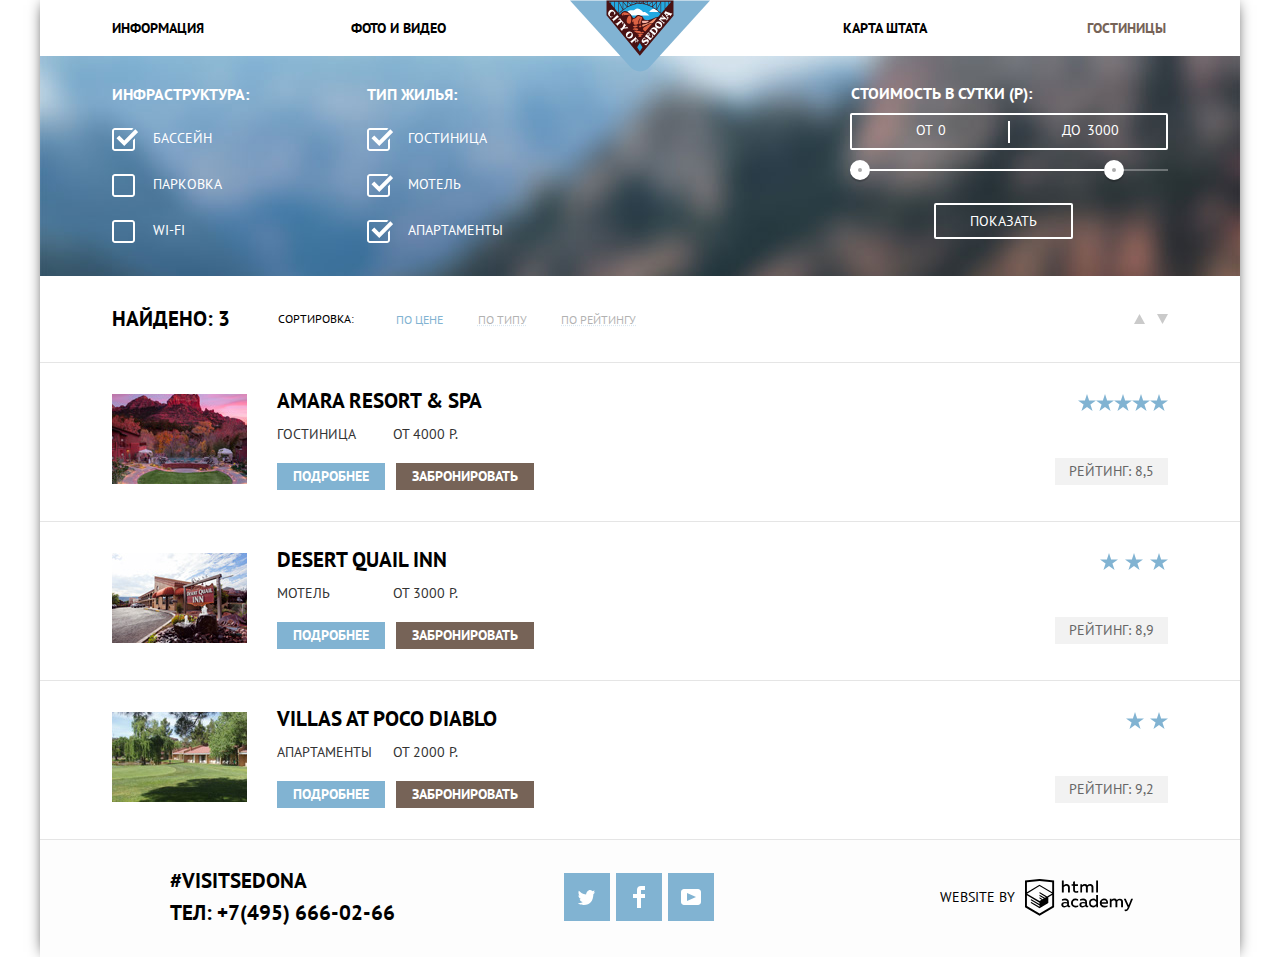
<file: hotels.html>
<!DOCTYPE html>
<html lang="ru">
<head>
  <meta charset="utf-8">
  <title>HTML Academy: Седона</title>
  <link href="https://fonts.googleapis.com/css?family=PT+Sans:400,700&display=swap&subset=cyrillic" rel="stylesheet">
  <link href="src/css/normalize.min.css" rel="stylesheet">
  <link href="src/css/styles.min.css" rel="stylesheet">
</head>
<body>
<div class="container">
  <header class="main-header">
    <a class="main-header-logo" href="index.html"><img src="src/img/logo-sedona.svg" alt="Логотип" width="140"
                                                       height="72"></a>
    <nav class="nav">
      <ul class="site-nav base-padding">
        <li><a href="index.html">Информация</a></li>
        <li><a href="#">Фото и видео</a></li>
        <li><a href="#">Карта штата</a></li>
        <li><a class="current" href="#">Гостиницы</a></li>
      </ul>
    </nav>
  </header>
  <main>
    <div class="hotels-filter base-padding">
      <h2 class="visually-hidden">Фильтр гостиниц</h2>
      <form class="hotels-filter-form" action="https://echo.htmlacademy.ru" method="post">
        <div class="sub-container">
          <div class="hotels-filter-param">
            <h2 class="filter-hotels-param">Инфраструктура:</h2>
            <ul class="hotels-filter-text">
              <li>
                <label class="check option" for="filter-infrastructure">
                  <input class="check-input" id="filter-infrastructure" type="checkbox" name="filter-infrastructure"
                         checked>
                  <span class="check-box"></span>
                  Бассейн
                </label>
              </li>
              <li>
                <label class="check option" for="filter-parking">
                  <input class="check-input" id="filter-parking" type="checkbox" name="filter-parking">
                  <span class="check-box"></span>Парковка
                </label>
              </li>
              <li>
                <label class="check option" for="filter-wifi">
                  <input class="check-input" id="filter-wifi" type="checkbox" name="filter-wifi">
                  <span class="check-box"></span>Wi-Fi
                </label>
              </li>
            </ul>
          </div>
          <div class="hotels-filter-param">
            <h2 class="filter-hotels-param">Тип жилья:</h2>
            <ul class="hotels-filter-text">
              <li>
                <label class="check option" for="filter-hotel">
                  <input class="check-input" id="filter-hotel" type="checkbox" name="filter-hotel" checked>
                  <span class="check-box"></span>Гостиница
                </label>
              </li>
              <li>
                <label class="check option" for="filter-motel">
                  <input class="check-input" id="filter-motel" type="checkbox" name="filter-motel" checked>
                  <span class="check-box"></span>Мотель
                </label>
              </li>
              <li>
                <label class="check option" for="filter-aparts">
                  <input class="check-input" id="filter-aparts" type="checkbox" name="filter-aparts" checked>
                  <span class="check-box"></span>Апартаменты
                </label>
              </li>
            </ul>
          </div>
        </div>
        <div class="filter-range">
          <div class="filter-range-title">Стоимость в сутки (р):</div>
          <div class="price-controls">
            <label class="min-price">от <input type="text" name="min-price" value="0"></label>
            <label class="max-price">до <input type="text" name="max-price" value="3000"></label>
          </div>
          <div class="range-controls">
            <div class="scale">
              <div class="bar"></div>
            </div>
            <div class="range-toggle range-toggle-min"></div>
            <div class="range-toggle range-toggle-max"></div>
          </div>
          <button class="show-hotels-button" type="submit">Показать</button>
        </div>
      </form>
    </div>
    <div class="sort-fieldset base-padding">
      <div class="sort-result-text">
        <p>Найдено: 3</p>
      </div>
      <div class="sort-by-text">
        <p>Сортировка:</p>
      </div>
      <div class="sort-by-param">
        <ul>
          <li><a class="sort-by-current" href="#">по цене</a></li>
          <li><a href="#">по типу</a></li>
          <li><a href="#">по рейтингу</a></li>
        </ul>
      </div>
      <div class="filter-button">
        <a href="#">
          <svg xmlns="http://www.w3.org/2000/svg" width="11" height="10" viewBox="0 0 11 10">
            <path d="M5.5 0L0 10h11z"/>
          </svg>
        </a>
        <a class="filter-button-down" href="#">
          <svg xmlns="http://www.w3.org/2000/svg" width="11" height="10" viewBox="0 0 11 10">
            <path d="M5.5 10L0 0h11"/>
          </svg>
        </a>
      </div>
    </div>
    <section class="hotels-list">
      <h2 class="visually-hidden">Список гостиниц</h2>
      <ul>
        <li class="hotels-list-element">
          <a href="#">
            <img src="src/img/amara-resort.jpg" alt="Amara Resort and Spa" width="135" height="90">
          </a>
          <div class="hotels-short-info">
            <h3><a class="hotel-link" href="#">Amara Resort & Spa</a></h3>
            <div class="hotels-type-price">
              <span class="hotels-type">Гостиница</span>
              <span class="hotels-price">от 4000 р.</span>
            </div>
            <div class="hotels-buttons">
              <a class="hotels-seemore-button" href="#">Подробнее</a>
              <a class="hotels-book-button" href="#">Забронировать</a>
            </div>
          </div>
          <div class="hotels-rank">
            <div class="stars stars-four"></div>
            <span class="hotels-rank-text">Рейтинг: 8,5</span>
          </div>
        </li>
        <li class="hotels-list-element">
          <a href="#"><img src="src/img/desert-quail-inn.jpg" alt="Desert Quail Inn" width="135" height="90"></a>
          <div class="hotels-short-info">
            <h3>
              <a class="hotel-link" href="#">Desert Quail Inn</a>
            </h3>
            <div class="hotels-type-price">
              <span class="hotels-type">Мотель</span>
              <span class="hotels-price">от 3000 р.</span>
            </div>
            <div class="hotels-buttons">
              <a class="hotels-seemore-button" href="#">Подробнее</a>
              <a class="hotels-book-button" href="#">Забронировать</a>
            </div>
          </div>
          <div class="hotels-rank">
            <div class="stars stars-three"></div>
            <span class="hotels-rank-text">Рейтинг: 8,9</span>
          </div>
        </li>
        <li class="hotels-list-element">
          <a href="#"><img src="src/img/poco-diablo.jpg" alt="Villas at Poco Diablo" width="135" height="90"></a>
          <div class="hotels-short-info">
            <h3>
              <a class="hotel-link" href="#">Villas at Poco Diablo</a>
            </h3>
            <div class="hotels-type-price">
              <span class="hotels-type">Апартаменты</span>
              <span class="hotels-price">от 2000 р.</span>
            </div>
            <div class="hotels-buttons">
              <a class="hotels-seemore-button" href="#">Подробнее</a>
              <a class="hotels-book-button" href="#">Забронировать</a>
            </div>
          </div>
          <div class="hotels-rank">
            <div class="stars stars-two"></div>
            <span class="hotels-rank-text">Рейтинг: 9,2</span>
          </div>
        </li>
      </ul>
    </section>
  </main>
  <footer class="footer">
    <div class="tel">
      <p>#visitsedona</p>
      <a href="tel:+7(495)666-02-66">тел: +7(495) 666-02-66</a>
    </div>
    <div class="footer-social">
      <ul>
        <li><a class="social-icons" href="#"><img src="src/img/twitter.svg" alt="Twitter" width="17" height="15"></a>
        </li>
        <li><a class="social-icons" href="#"><img src="src/img/fb-icon.svg" alt="Facebook" width="12" height="22"></a>
        </li>
        <li><a class="social-icons" href="#"><img src="src/img/youtube.svg" alt="Youtube" width="20" height="16"></a>
        </li>
      </ul>
    </div>
    <div class="footer-copyright">
      <p class="academy-link">Website by</p>
      <a class="logo-htmlacademy" href="https://htmlacademy.ru/intensive/htmlcss">
        <svg id="Layer_1" xmlns="http://www.w3.org/2000/svg" width="108.08" height="36.85" viewBox="0 0 108.08 36.85">
          <title>logo-htmlacademy-small1</title>
          <path
            d="M44.61,26.88a2,2,0,0,0,.55-0.1v1.33a3.25,3.25,0,0,1-1.18.21,1.67,1.67,0,0,1-1.67-1,4.84,4.84,0,0,1-3.14,1.08c-1.51,0-2.91-.83-2.91-2.55,0-2.13,2-2.79,3.71-2.79a11.08,11.08,0,0,1,2.17.25v-0.3c0-1-.76-1.77-2.19-1.77a7.42,7.42,0,0,0-3,.64v-1.7a10.21,10.21,0,0,1,3.19-.55c2.36,0,3.81,1.12,3.81,3.65v3a0.54,0.54,0,0,0,.49.59h0.17Zm-6.44-1.13A1.35,1.35,0,0,0,39.63,27h0.11a3.39,3.39,0,0,0,2.41-1V24.58a9.72,9.72,0,0,0-1.81-.21c-1,0-2.16.33-2.16,1.38h0Zm12.36-6.11a5,5,0,0,1,2.57.64V22a4.08,4.08,0,0,0-2.3-.7,2.75,2.75,0,1,0,0,5.49,5,5,0,0,0,2.43-.64v1.71a6.27,6.27,0,0,1-2.76.57A4.21,4.21,0,0,1,46,24.51q0-.21,0-0.41a4.32,4.32,0,0,1,4.18-4.46h0.38Zm12.17,7.24a2,2,0,0,0,.55-0.1v1.33a3.25,3.25,0,0,1-1.18.21,1.67,1.67,0,0,1-1.67-1,4.84,4.84,0,0,1-3.14,1.08c-1.51,0-2.91-.83-2.91-2.55,0-2.13,2-2.79,3.71-2.79a11.08,11.08,0,0,1,2.17.25v-0.3c0-1-.76-1.77-2.19-1.77a7.42,7.42,0,0,0-3,.64v-1.7a10.21,10.21,0,0,1,3.19-.55c2.36,0,3.81,1.12,3.81,3.65v3a0.54,0.54,0,0,0,.49.59h0.17Zm-6.44-1.13A1.35,1.35,0,0,0,57.73,27h0.11a3.39,3.39,0,0,0,2.41-1V24.58a9.72,9.72,0,0,0-1.81-.21c-1.06,0-2.16.33-2.16,1.38h0ZM73,16V28.2H71.35V26.88a3.88,3.88,0,0,1-3.19,1.54,4.4,4.4,0,0,1,0-8.78,3.81,3.81,0,0,1,3,1.3V16H73Zm-4.53,5.22a2.76,2.76,0,1,0,0,5.52A2.86,2.86,0,0,0,71.15,25V23A2.91,2.91,0,0,0,68.49,21.27ZM79,19.64c3.31,0,4.46,2.68,3.92,5.09H76.7c0.21,1.5,1.67,2.11,3.19,2.11a6.11,6.11,0,0,0,2.64-.59v1.6a7.14,7.14,0,0,1-3,.57C77,28.42,74.78,27,74.78,24a4.18,4.18,0,0,1,4-4.39H79Zm0.09,1.54a2.28,2.28,0,0,0-2.44,2.1v0.06H81.3A2,2,0,0,0,79.13,21.18Zm5.73,7V19.87h1.65v1a3.81,3.81,0,0,1,2.78-1.27A2.86,2.86,0,0,1,91.89,21a4.12,4.12,0,0,1,2.91-1.33A3.06,3.06,0,0,1,98,23V28.2h-1.9V23.05a1.59,1.59,0,0,0-1.42-1.75H94.42a2.8,2.8,0,0,0-2.07,1.12V28.2h-1.9V23.05A1.59,1.59,0,0,0,89,21.31H88.8a3,3,0,0,0-2.21,1.29v5.63H84.86Zm21.31-8.33h1.9l-3.91,9.46c-0.9,2.17-2.09,2.86-3.35,2.86a4.76,4.76,0,0,1-1.1-.14V30.46a2.86,2.86,0,0,0,.85.12c0.9,0,1.58-.64,2.07-1.9l0.17-.42-4-8.4h2l2.86,6.29ZM38.73,1.46V6.22a3.81,3.81,0,0,1,2.7-1.14,3.25,3.25,0,0,1,3.44,3.4v5.15H43V8.72a1.81,1.81,0,0,0-1.61-2h-0.3a2.93,2.93,0,0,0-2.32,1.39v5.52h-1.9V1.46h1.9ZM49.94,2.31v3h3V6.91h-3v3.81c0,1.1.5,1.46,1.58,1.46a4.49,4.49,0,0,0,1.69-.33v1.6A6.8,6.8,0,0,1,51,13.8a2.55,2.55,0,0,1-2.86-2.74V6.89H46.58V5.26h1.5V2.74Zm5.4,11.31V5.28H57v1A3.81,3.81,0,0,1,59.77,5a2.86,2.86,0,0,1,2.6,1.33A4.12,4.12,0,0,1,65.28,5,3.06,3.06,0,0,1,68.44,8.4v5.21h-1.9V8.46a1.59,1.59,0,0,0-1.42-1.75H64.89a2.8,2.8,0,0,0-2.07,1.12v5.78h-1.9V8.46A1.59,1.59,0,0,0,59.5,6.71H59.27A3,3,0,0,0,57.06,8v5.63H55.34ZM71.17,1.45H73V13.6H71.17V1.45ZM14.71,0H14.55L0,1.54V28.21l14.55,8.66,14.55-8.66V1.54Zm12.5,27.1L14.55,34.64,1.9,27.12V16.18l12.59,7.5V25L5.86,19.9v1.31l8.68,5.21v1.39L5.87,22.65V24l8.68,5.21,8.75-5.24V18.31L27.2,16V27.12Zm0-12.53-3.48,2-1.6,1L14.51,13v1.31L21,18.23H21l-0.14.09-1,.54-5.37-3.2V17l4.24,2.52-1,.67-3.2-1.9v1.31l2.1,1.24L14.5,22.1,2,14.65,14.51,7.11Zm0-1.32L14.49,5.76,1.91,13.25v-10L14.56,1.92,27.21,3.25v10h0Z"
            transform="translate(0 -0.02)"/>
        </svg>
      </a>
    </div>
  </footer>
</div>
</body>
</html>
</file>
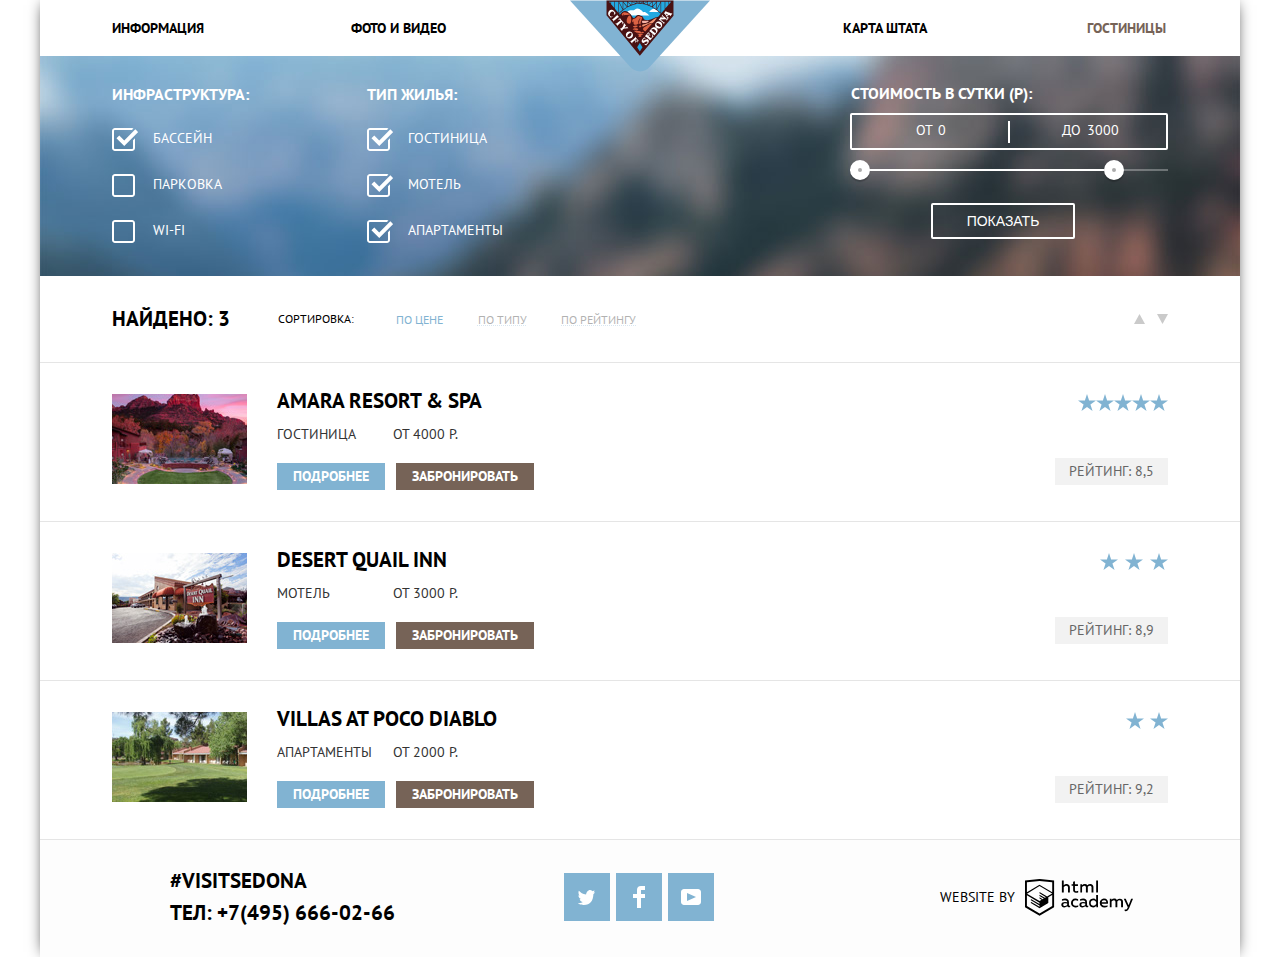
<file: src/hotels.html>
<!DOCTYPE html>
<html lang="ru">
<head>
  <meta charset="utf-8">
  <title>HTML Academy: Седона</title>
  <link href="https://fonts.googleapis.com/css?family=PT+Sans:400,700&display=swap&subset=cyrillic" rel="stylesheet">
  <link href="css/styles.min.css" rel="stylesheet">
</head>
<body>
<div class="container">
  <header class="main-header">
    <a class="main-header-logo" href="index.html"><img src="img/logo-sedona.svg" alt="Логотип" width="140" height="72"></a>
    <nav class="nav">
      <ul class="site-nav base-padding">
        <li><a href="index.html">Информация</a></li>
        <li><a href="#">Фото и видео</a></li>
        <li><a href="#">Карта штата</a></li>
        <li><a class="current" href="#">Гостиницы</a></li>
      </ul>
    </nav>
  </header>
  <main>
    <div class="hotels-filter base-padding">
      <h2 class="visually-hidden">Фильтр гостиниц</h2>
      <form class="hotels-filter-form" method="get" action="#">
        <div class="sub-container">
          <div class="hotels-filter-param">
            <h2 class="filter-hotels-param">Инфраструктура:</h2>
            <ul class="hotels-filter-text">
              <li>
                <label class="check option" for="filter-infrastructure">
                  <input class="check-input" id="filter-infrastructure" type="checkbox" name="filter-infrastructure"
                         checked>
                  <span class="check-box"></span>
                  Бассейн
                </label>
              </li>
              <li>
                <label class="check option" for="filter-parking">
                  <input class="check-input" id="filter-parking" type="checkbox" name="filter-parking">
                  <span class="check-box"></span>Парковка
                </label>
              </li>
              <li>
                <label class="check option" for="filter-wifi">
                  <input class="check-input" id="filter-wifi" type="checkbox" name="filter-wifi">
                  <span class="check-box"></span>Wi-Fi
                </label>
              </li>
            </ul>
          </div>
          <div class="hotels-filter-param">
            <h2 class="filter-hotels-param">Тип жилья:</h2>
            <ul class="hotels-filter-text">
              <li>
                <label class="check option" for="filter-hotel">
                  <input class="check-input" id="filter-hotel" type="checkbox" name="filter-hotel" checked>
                  <span class="check-box"></span>Гостиница
                </label>
              </li>
              <li>
                <label class="check option" for="filter-motel">
                  <input class="check-input" id="filter-motel" type="checkbox" name="filter-motel" checked>
                  <span class="check-box"></span>Мотель
                </label>
              </li>
              <li>
                <label class="check option" for="filter-aparts">
                  <input class="check-input" id="filter-aparts" type="checkbox" name="filter-aparts" checked>
                  <span class="check-box"></span>Апартаменты
                </label>
              </li>
            </ul>
          </div>
        </div>
        <div class="filter-range">
          <div class="filter-range-title">Стоимость в сутки (р):</div>
          <div class="price-controls">
            <label class="min-price">от <input type="number" name="min-price" value="0"></label>
            <label class="max-price">до <input type="number" name="max-price" value="3000"></label>
          </div>
          <div class="range-controls">
            <div class="scale">
              <div class="bar"></div>
            </div>
            <div class="range-toggle range-toggle-min"></div>
            <div class="range-toggle range-toggle-max"></div>
          </div>
          <button class="show-hotels-button" type="submit">Показать</button>
        </div>
      </form>
    </div>
    <div class="sort-fieldset base-padding">
      <div class="sort-result-text">
        <p>Найдено: 3</p>
      </div>
      <div class="sort-by-text">
        <p>Сортировка:</p>
      </div>
      <div class="sort-by-param">
        <ul>
          <li><a class="sort-by-current" href="#">по цене</a></li>
          <li><a href="#">по типу</a></li>
          <li><a href="#">по рейтингу</a></li>
        </ul>
      </div>
      <div class="filter-button">
        <a href="#">
          <svg xmlns="http://www.w3.org/2000/svg" width="11" height="10" viewBox="0 0 11 10">
            <path d="M5.5 0L0 10h11z"/>
          </svg>
        </a>
        <a class="filter-button-down" href="#">
          <svg xmlns="http://www.w3.org/2000/svg" width="11" height="10" viewBox="0 0 11 10">
            <path d="M5.5 10L0 0h11"/>
          </svg>
        </a>
      </div>
    </div>
    <section class="hotels-list">
      <h2 class="visually-hidden">Список гостиниц</h2>
      <ul>
        <li class="hotels-list-element">
          <a href="#">
            <img src="img/amara-resort.jpg" alt="Amara Resort and Spa" width="135" height="90">
          </a>
          <div class="hotels-short-info">
            <h3><a class="hotel-link" href="#">Amara Resort & Spa</a></h3>
            <div class="hotels-type-price">
              <span class="hotels-type">Гостиница</span>
              <span class="hotels-price">от 4000 р.</span>
            </div>
            <div class="hotels-buttons">
              <a class="hotels-seemore-button" href="#">Подробнее</a>
              <a class="hotels-book-button" href="#">Забронировать</a>
            </div>
          </div>
          <div class="hotels-rank">
            <div class="stars stars-four"></div>
            <span class="hotels-rank-text">Рейтинг: 8,5</span>
          </div>
        </li>
        <li class="hotels-list-element">
          <a href="#"><img src="img/desert-quail-inn.jpg" alt="Desert Quail Inn" width="135" height="90"></a>
          <div class="hotels-short-info">
            <h3>
              <a class="hotel-link" href="#">Desert Quail Inn</a>
            </h3>
            <div class="hotels-type-price">
              <span class="hotels-type">Мотель</span>
              <span class="hotels-price">от 3000 р.</span>
            </div>
            <div class="hotels-buttons">
              <a class="hotels-seemore-button" href="#">Подробнее</a>
              <a class="hotels-book-button" href="#">Забронировать</a>
            </div>
          </div>
          <div class="hotels-rank">
            <div class="stars stars-three"></div>
            <span class="hotels-rank-text">Рейтинг: 8,9</span>
          </div>
        </li>
        <li class="hotels-list-element">
          <a href="#"><img src="img/poco-diablo.jpg" alt="Villas at Poco Diablo" width="135" height="90"></a>
          <div class="hotels-short-info">
            <h3>
              <a class="hotel-link" href="#">Villas at Poco Diablo</a>
            </h3>
            <div class="hotels-type-price">
              <span class="hotels-type">Апартаменты</span>
              <span class="hotels-price">от 2000 р.</span>
            </div>
            <div class="hotels-buttons">
              <a class="hotels-seemore-button" href="#">Подробнее</a>
              <a class="hotels-book-button" href="#">Забронировать</a>
            </div>
          </div>
          <div class="hotels-rank">
            <div class="stars stars-two"></div>
            <span class="hotels-rank-text">Рейтинг: 9,2</span>
          </div>
        </li>
      </ul>
    </section>
  </main>
  <footer class="footer">
    <div class="tel">
      <p>#visitsedona</p>
      <a href="tel:+7(495)666-02-66">тел: +7(495) 666-02-66</a>
    </div>
    <div class="footer-social">
      <ul>
        <li><a class="social-icons" href="#"><img src="img/twitter.svg" alt="Twitter" width="17" height="15"></a></li>
        <li><a class="social-icons" href="#"><img src="img/fb-icon.svg" alt="Facebook" width="12" height="22"></a></li>
        <li><a class="social-icons" href="#"><img src="img/youtube.svg" alt="Youtube" width="20" height="16"></a></li>
      </ul>
    </div>
    <div class="footer-copyright">
      <p class="academy-link">Website by</p>
      <a class="logo-htmlacademy" href="https://htmlacademy.ru/intensive/htmlcss">
        <svg id="Layer_1" xmlns="http://www.w3.org/2000/svg" width="108.08" height="36.85" viewBox="0 0 108.08 36.85">
          <title>logo-htmlacademy-small1</title>
          <path
            d="M44.61,26.88a2,2,0,0,0,.55-0.1v1.33a3.25,3.25,0,0,1-1.18.21,1.67,1.67,0,0,1-1.67-1,4.84,4.84,0,0,1-3.14,1.08c-1.51,0-2.91-.83-2.91-2.55,0-2.13,2-2.79,3.71-2.79a11.08,11.08,0,0,1,2.17.25v-0.3c0-1-.76-1.77-2.19-1.77a7.42,7.42,0,0,0-3,.64v-1.7a10.21,10.21,0,0,1,3.19-.55c2.36,0,3.81,1.12,3.81,3.65v3a0.54,0.54,0,0,0,.49.59h0.17Zm-6.44-1.13A1.35,1.35,0,0,0,39.63,27h0.11a3.39,3.39,0,0,0,2.41-1V24.58a9.72,9.72,0,0,0-1.81-.21c-1,0-2.16.33-2.16,1.38h0Zm12.36-6.11a5,5,0,0,1,2.57.64V22a4.08,4.08,0,0,0-2.3-.7,2.75,2.75,0,1,0,0,5.49,5,5,0,0,0,2.43-.64v1.71a6.27,6.27,0,0,1-2.76.57A4.21,4.21,0,0,1,46,24.51q0-.21,0-0.41a4.32,4.32,0,0,1,4.18-4.46h0.38Zm12.17,7.24a2,2,0,0,0,.55-0.1v1.33a3.25,3.25,0,0,1-1.18.21,1.67,1.67,0,0,1-1.67-1,4.84,4.84,0,0,1-3.14,1.08c-1.51,0-2.91-.83-2.91-2.55,0-2.13,2-2.79,3.71-2.79a11.08,11.08,0,0,1,2.17.25v-0.3c0-1-.76-1.77-2.19-1.77a7.42,7.42,0,0,0-3,.64v-1.7a10.21,10.21,0,0,1,3.19-.55c2.36,0,3.81,1.12,3.81,3.65v3a0.54,0.54,0,0,0,.49.59h0.17Zm-6.44-1.13A1.35,1.35,0,0,0,57.73,27h0.11a3.39,3.39,0,0,0,2.41-1V24.58a9.72,9.72,0,0,0-1.81-.21c-1.06,0-2.16.33-2.16,1.38h0ZM73,16V28.2H71.35V26.88a3.88,3.88,0,0,1-3.19,1.54,4.4,4.4,0,0,1,0-8.78,3.81,3.81,0,0,1,3,1.3V16H73Zm-4.53,5.22a2.76,2.76,0,1,0,0,5.52A2.86,2.86,0,0,0,71.15,25V23A2.91,2.91,0,0,0,68.49,21.27ZM79,19.64c3.31,0,4.46,2.68,3.92,5.09H76.7c0.21,1.5,1.67,2.11,3.19,2.11a6.11,6.11,0,0,0,2.64-.59v1.6a7.14,7.14,0,0,1-3,.57C77,28.42,74.78,27,74.78,24a4.18,4.18,0,0,1,4-4.39H79Zm0.09,1.54a2.28,2.28,0,0,0-2.44,2.1v0.06H81.3A2,2,0,0,0,79.13,21.18Zm5.73,7V19.87h1.65v1a3.81,3.81,0,0,1,2.78-1.27A2.86,2.86,0,0,1,91.89,21a4.12,4.12,0,0,1,2.91-1.33A3.06,3.06,0,0,1,98,23V28.2h-1.9V23.05a1.59,1.59,0,0,0-1.42-1.75H94.42a2.8,2.8,0,0,0-2.07,1.12V28.2h-1.9V23.05A1.59,1.59,0,0,0,89,21.31H88.8a3,3,0,0,0-2.21,1.29v5.63H84.86Zm21.31-8.33h1.9l-3.91,9.46c-0.9,2.17-2.09,2.86-3.35,2.86a4.76,4.76,0,0,1-1.1-.14V30.46a2.86,2.86,0,0,0,.85.12c0.9,0,1.58-.64,2.07-1.9l0.17-.42-4-8.4h2l2.86,6.29ZM38.73,1.46V6.22a3.81,3.81,0,0,1,2.7-1.14,3.25,3.25,0,0,1,3.44,3.4v5.15H43V8.72a1.81,1.81,0,0,0-1.61-2h-0.3a2.93,2.93,0,0,0-2.32,1.39v5.52h-1.9V1.46h1.9ZM49.94,2.31v3h3V6.91h-3v3.81c0,1.1.5,1.46,1.58,1.46a4.49,4.49,0,0,0,1.69-.33v1.6A6.8,6.8,0,0,1,51,13.8a2.55,2.55,0,0,1-2.86-2.74V6.89H46.58V5.26h1.5V2.74Zm5.4,11.31V5.28H57v1A3.81,3.81,0,0,1,59.77,5a2.86,2.86,0,0,1,2.6,1.33A4.12,4.12,0,0,1,65.28,5,3.06,3.06,0,0,1,68.44,8.4v5.21h-1.9V8.46a1.59,1.59,0,0,0-1.42-1.75H64.89a2.8,2.8,0,0,0-2.07,1.12v5.78h-1.9V8.46A1.59,1.59,0,0,0,59.5,6.71H59.27A3,3,0,0,0,57.06,8v5.63H55.34ZM71.17,1.45H73V13.6H71.17V1.45ZM14.71,0H14.55L0,1.54V28.21l14.55,8.66,14.55-8.66V1.54Zm12.5,27.1L14.55,34.64,1.9,27.12V16.18l12.59,7.5V25L5.86,19.9v1.31l8.68,5.21v1.39L5.87,22.65V24l8.68,5.21,8.75-5.24V18.31L27.2,16V27.12Zm0-12.53-3.48,2-1.6,1L14.51,13v1.31L21,18.23H21l-0.14.09-1,.54-5.37-3.2V17l4.24,2.52-1,.67-3.2-1.9v1.31l2.1,1.24L14.5,22.1,2,14.65,14.51,7.11Zm0-1.32L14.49,5.76,1.91,13.25v-10L14.56,1.92,27.21,3.25v10h0Z"
            transform="translate(0 -0.02)"/>
        </svg>
      </a>
    </div>
  </footer>
</div>
</body>
</html>
</file>
<file: src/css/styles.min.css>
html,body{margin:0;padding:0;font-family:"PT Sans",Arial,sans-serif;font-size:14px;line-height:21px;font-weight:400;color:#000;text-transform:uppercase;background-color:#fff;height:100%;min-width:1200px}a{text-decoration:none;color:#000}.container{max-width:1200px;margin:0 auto;-webkit-box-shadow:0 0 15px -5px #000101;box-shadow:0 0 15px -5px #000101}.base-padding{padding:0 72px}.advantages{text-align:center;font-size:14px;line-height:21px;font-weight:400;color:#fff;display:-webkit-box;display:-ms-flexbox;display:flex;-webkit-box-orient:horizontal;-webkit-box-direction:normal;-ms-flex-direction:row;flex-direction:row;-webkit-box-pack:center;-ms-flex-pack:center;justify-content:center}.advantages h3{text-align:center;font-size:21px;line-height:21px;color:#fff;font-weight:bold;width:160px}.advantages>img{height:100%;-ms-flex-negative:0;flex-shrink:0}.advantages-text{flex-grow:1;background-color:#81b3d2;list-style:none;padding:47px 47px;-webkit-box-align:center;-ms-flex-align:center;align-items:center}.advantages-text h3{margin:0;margin-left:auto;margin-right:auto}.advantages-number{padding:9px 0}.academy-link{text-align:center;font-size:14px;font-weight:normal;line-height:26px;color:#000;width:200px}.advantages-header{background-color:#fff;padding:39px 330px 38px 330px;display:-webkit-box;display:-ms-flexbox;display:flex;-webkit-box-orient:vertical;-webkit-box-direction:normal;-ms-flex-direction:column;flex-direction:column;-webkit-box-pack:center;-ms-flex-pack:center;justify-content:center}.advantages-description{margin-top:-3px;padding:0 2px 0 2px}.primary-features h3{padding-top:23px;padding-bottom:24px}.secondary-features li{background-color:#eee;padding:47px 56px 58px 55px}.secondary-features p{margin:0;margin-top:17px}.secondary-features h3{padding-top:0;padding-bottom:10px}.features{text-align:center;font-size:14px;line-height:21px;color:#000;margin:0;padding:0;list-style:none;flex-wrap:wrap;display:-webkit-box;display:-ms-flexbox;display:flex;-webkit-box-pack:justify;-ms-flex-pack:justify;justify-content:space-between;-webkit-box-align:stretch;-ms-flex-align:stretch;align-items:stretch}.features h3{text-align:center;font-size:21px;line-height:21px;color:#000;font-weight:bold;width:160px;margin:0}.choose-date{text-align:center;font-size:14px;line-height:24px;color:#333;padding:0 0 47px 5px;margin:0}.deserve-more{text-align:center;font-size:21px;line-height:26px;font-weight:bold;margin-bottom:13px}.five-reasons{text-align:center;font-size:14px;line-height:26px;color:#333}.got-interested{text-align:center;font-size:30px;line-height:36px;font-weight:bold;color:#000;padding:51px 0 24px 0;margin:0}.hotel-link{text-align:left;font-size:21px;line-height:26px;font-weight:bold;color:#000}.hotel-link:hover{color:#81b3d2}.hotel-link:active{color:#cacaca}.hotels-type{text-align:left;font-size:14px;line-height:24px;font-weight:normal;color:#333}.hotels-price{text-align:left;font-size:14px;line-height:21px;font-weight:normal;color:#333}.hotels-rank-text{text-align:center;font-size:14px;line-height:21px;font-weight:normal;color:#666;background-color:#f2f2f2;padding:3px 14px}.hotels-rank{display:-webkit-box;display:-ms-flexbox;display:flex;-webkit-box-orient:vertical;-webkit-box-direction:normal;-ms-flex-direction:column;flex-direction:column;-ms-flex-negative:0;flex-shrink:0;-webkit-box-align:end;-ms-flex-align:end;align-items:flex-end;margin-left:auto}.hotels-seemore-button{text-align:left;font-size:14px;line-height:21px;font-weight:bold;color:#fff;background-color:#81b3d2;padding:3px 16px}.hotels-book-button{font-size:14px;line-height:21px;font-weight:bold;color:#fff;padding:3px 16px}.logo-htmlacademy{fill:#000}.logo-htmlacademy:hover,.logo-htmlacademy:focus{fill:#81b3d2}.logo-htmlacademy:active{fill:#bdbbbc}.booking-form{display:-webkit-box;display:-ms-flexbox;display:flex;-webkit-box-orient:vertical;-webkit-box-direction:normal;-ms-flex-direction:column;flex-direction:column;margin:auto}.search-form{text-align:left;font-size:14px;line-height:26px;font-weight:bold;color:#000;background-color:white;width:456px;padding:56px;position:absolute;z-index:999;left:50%;-webkit-transform:translateX(-50%);transform:translateX(-50%)}.search-form p{display:-webkit-box;display:-ms-flexbox;display:flex;-webkit-box-align:center;-ms-flex-align:center;align-items:center}.search-form-header-button-text,.hotels-book-button{background-color:#766357;cursor:pointer}.search-form-header-button-text:hover,.hotels-book-button:hover{background-color:#604e43}.search-form-header-button-text:active,.hotels-book-button:active{background-color:#503e33;color:rgba(255,255,255,0.3)}.search-form-header-button-container{display:-webkit-box;display:-ms-flexbox;display:flex}.search-form-header-button-text{font-size:21px;line-height:26px;font-weight:bold;color:#fff;text-transform:uppercase;border:0;padding:30px 139px;margin:0 auto}.search-form-button{font-size:21px;line-height:26px;font-weight:bold;color:#fff;text-transform:uppercase;border:0;background-color:#81b3d2;padding:17px 0;width:100%}.search-form-button:hover,.social-icons:hover,.social-icons:focus,.hotels-seemore-button:hover{background-color:#669ec0}.search-form-button:active,.hotels-seemore-button:active{background-color:#5496bd;color:#88b6d1}.search-item{display:-webkit-box;display:-ms-flexbox;display:flex;-webkit-box-orient:vertical;-webkit-box-direction:normal;-ms-flex-direction:column;flex-direction:column}.search-item p{margin:0 0 32px 0}.search-form input{-webkit-box-flex:1;-ms-flex-positive:1;flex-grow:1;padding:5px 14px}.date-arrival-calendar{fill:black;opacity:.1;position:absolute;left:85%;top:16%}.date-departure-calendar{fill:black;opacity:.1;position:absolute;left:85%;top:33%}.date-arrival-calendar:hover,.date-departure-calendar:hover{opacity:1}.date-arrival-calendar:active,.date-departure-calendar:active{fill:#81b3d2;opacity:1}.minus{background-image:url("../img/minus.png");background-repeat:no-repeat;background-position:67% 49%;background-color:#f2f2f2}.minus:hover,.minus:focus{background-image:url("../img/minus_black.png")}.minus:active{background-image:url("../img/minus_blue.png")}.plus{background-image:url("../img/plus.png");background-repeat:no-repeat;background-position:55% 49%;background-color:#f2f2f2}.plus:hover,.plus:focus{background-image:url("../img/plus_black.png")}.plus:active{background-image:url("../img/plus_blue.png")}.search-input{display:-webkit-box;display:-ms-flexbox;display:flex;width:50%}.search-input span{cursor:pointer;padding:18px 20px}.search-item-number{display:-webkit-box;display:-ms-flexbox;display:flex;margin-bottom:53px}.search-item-number>div{display:-webkit-box;display:-ms-flexbox;display:flex;-webkit-box-align:center;-ms-flex-align:center;align-items:center;width:50%}.search-item-number>div:nth-child(2){display:-webkit-box;display:-ms-flexbox;display:flex;-webkit-box-pack:end;-ms-flex-pack:end;justify-content:flex-end;width:50%}.search-item-right{margin-right:25px}.search-item-left{margin-right:40px}.search-item-margin-arrival{margin-right:22px}.search-item-margin-departure{margin-right:18px}.search-item input,.search-item-number input{font:inherit;color:#000;text-transform:inherit;background-color:#f2f2f2;border:0;box-sizing:border-box;height:36px}.search-item-number input{min-width:34px;padding:4px 0;text-align:center}.search-item input:hover{background-color:#ebebeb}.search-item input:focus{background-color:#fff;border:2px #e5e5e5}.hotels-filter-text{font-size:14px;line-height:21px;font-weight:400;text-align:left;color:#fff;vertical-align:middle;text-transform:uppercase;border:0;list-style:none;margin:0;padding-left:41px;display:-webkit-box;display:-ms-flexbox;display:flex;-webkit-box-orient:vertical;-webkit-box-direction:normal;-ms-flex-direction:column;flex-direction:column}.hotels-filter-text li:hover,.hotels-filter-text li:focus{color:#000}.show-hotels-button:hover,.show-hotels-button:focus{background-color:#fff;color:#000;border:2px solid white}.sort-result-text{text-align:left;font-size:21px;line-height:26px;font-weight:bold;text-transform:uppercase;color:#000}.sort-result-text p{margin:0;padding:25px 0}.sort-by-text{text-align:left;font-size:12px;line-height:18px;font-weight:400;text-transform:uppercase;color:#000;margin-left:48px;margin-right:42px}.sort-by-param ul{margin:0;padding:0;width:240px;list-style:none;display:-webkit-box;display:-ms-flexbox;display:flex;-webkit-box-pack:justify;-ms-flex-pack:justify;justify-content:space-between}.sort-by-param a{text-align:left;font-size:12px;line-height:18px;font-weight:400;text-transform:uppercase;color:#000;text-decoration:#81b3d2 dotted underline;opacity:.3}.sort-by-param a:hover,.sort-by-param a:focus{text-align:left;font-size:12px;line-height:18px;font-weight:400;text-transform:uppercase;color:#81b3d2;opacity:1}.sort-by-param a:active{color:#000;text-decoration:none}a.sort-by-current{color:#81b3d2;text-decoration:none;opacity:1}.visually-hidden{position:absolute;clip:rect(0 0 0 0);width:1px;height:1px;margin:-1px}.footer{display:-webkit-box;display:-ms-flexbox;display:flex;-webkit-box-orient:horizontal;-webkit-box-direction:normal;-ms-flex-direction:row;flex-direction:row;-webkit-box-pack:justify;-ms-flex-pack:justify;justify-content:space-between;padding-bottom:31px;padding-top:28px;-webkit-box-align:center;-ms-flex-align:center;align-items:center;position:relative;background-color:rgba(253,253,253,0.9)}.footer-social{width:200px}.footer-social ul{display:-webkit-box;display:-ms-flexbox;display:flex;-ms-flex-wrap:wrap;flex-wrap:wrap;-webkit-box-pack:justify;-ms-flex-pack:justify;justify-content:space-between;list-style:none;margin:0 auto;padding:0;padding-right:50px}.social-icons{height:48px;width:46px;background-color:#81b3d2;display:-webkit-box;display:-ms-flexbox;display:flex;-webkit-box-align:center;-ms-flex-align:center;align-items:center;-webkit-box-pack:center;-ms-flex-pack:center;justify-content:center}.social-icons:active{background-color:#5496bd}.social-icons img:active{opacity:.35}.footer-copyright{display:-webkit-box;display:-ms-flexbox;display:flex;-webkit-box-align:center;-ms-flex-align:center;align-items:center;margin-right:107px;width:203px}.footer-copyright a{padding-top:7px}.hotels-filter{background-image:url("../img/filter-background.jpg");background-position:top center;background-repeat:no-repeat;background-color:#5496bd}.hotels-filter-form{display:-webkit-box;display:-ms-flexbox;display:flex;-webkit-box-pack:justify;-ms-flex-pack:justify;justify-content:space-between;padding:15px 0 15px 0}.sub-container{display:-webkit-box;display:-ms-flexbox;display:flex}.hotels-filter-param{display:-webkit-box;display:-ms-flexbox;display:flex;-webkit-box-orient:vertical;-webkit-box-direction:normal;-ms-flex-direction:column;flex-direction:column;width:255px}.hotels-short-info{display:-webkit-box;display:-ms-flexbox;display:flex;-webkit-box-orient:vertical;-webkit-box-direction:normal;-ms-flex-direction:column;flex-direction:column;-webkit-box-pack:justify;-ms-flex-pack:justify;justify-content:space-between;padding:0 0 0 30px}.hotels-short-info h3{margin:0;margin-top:-6px}.hotels-list{display:-webkit-box;display:-ms-flexbox;display:flex}.hotels-list-element{display:-webkit-box;display:-ms-flexbox;display:flex;-webkit-box-orient:horizontal;-webkit-box-direction:normal;-ms-flex-direction:row;flex-direction:row;border-bottom:1px solid #e5e5e5;padding:31px 72px}.hotels-list ul{padding:0;margin:0;width:100%}.hotels-list-element>a{display:inline-block;-ms-flex-negative:0;flex-shrink:0;vertical-align:top}.hotels-list-img{display:block}.hotels-type-price{display:-webkit-box;display:-ms-flexbox;display:flex;-webkit-box-pack:justify;-ms-flex-pack:justify;justify-content:space-between;padding:4px 0 13px 0;width:181px;-webkit-box-align:baseline;-ms-flex-align:baseline;align-items:baseline}.icon-house h3,.icon-food h3,.icon-souvenirs h3{text-align:center}.icon-souvenirs{position:relative;bottom:3%}.interested{display:-webkit-box;display:-ms-flexbox;display:flex;-webkit-box-orient:vertical;-webkit-box-direction:normal;-ms-flex-direction:column;flex-direction:column}.intro-welcome{display:-webkit-box;display:-ms-flexbox;display:flex;-webkit-box-orient:vertical;-webkit-box-direction:normal;-ms-flex-direction:column;flex-direction:column;-webkit-box-pack:end;-ms-flex-pack:end;justify-content:flex-end;-webkit-box-align:center;-ms-flex-align:center;align-items:center;background-image:url("../img/index-background.jpg");background-position:0 -56px;background-repeat:no-repeat;background-color:#669ec0}.map{height:475px;position:relative}.map-field{position:absolute;width:100%}.map-picture{display:block;margin:0 auto;position:absolute}.map-pic-hidden{display:none}.main-header{background-color:#fff}.main-header-logo{width:140px;position:absolute;left:50%;-webkit-transform:translateX(-50%);transform:translateX(-50%)}.open-form-button{cursor:pointer;display:-webkit-box;display:-ms-flexbox;display:flex;-webkit-box-pack:center;-ms-flex-pack:center;justify-content:center;-webkit-box-align:center;-ms-flex-align:center;align-items:center;width:570px;color:#fff;padding:31px 0}.nav{display:-webkit-box;display:-ms-flexbox;display:flex;font-size:14px;font-weight:bold;line-height:26px;height:100%}.nav a:hover{color:#81b3d2}.nav a:active{color:#c7c7c7}.site-nav{display:-webkit-box;display:-ms-flexbox;display:flex;-ms-flex-wrap:wrap;flex-wrap:wrap;height:100%;list-style:none;color:#000}ul.site-nav{margin:0}.site-nav li:nth-child(4n-3),.site-nav li:nth-child(4n-4){width:239px}.site-nav li:nth-child(4n-2),.site-nav li:nth-child(4n-1){width:288px}.site-nav li:nth-child(4n+1),.site-nav li:nth-child(4n+2){text-align:left}.site-nav li:nth-child(4n+3),.site-nav li:nth-child(4n+4){text-align:right}.site-nav a{display:block;vertical-align:middle;padding:15px 0}a.current{color:#766357}.site-nav a:hover,.site-nav a:focus{color:#81b3d2}.site-nav a:active{color:rgba(0,0,0,0.3)}.stars{height:17px;background-image:url("../img/star.svg");background-repeat:space;background-position:right;margin-bottom:47px}.stars-four{width:80%}.stars-three{width:60%}.stars-two{width:37%}.sort-fieldset{display:-webkit-box;display:-ms-flexbox;display:flex;padding-top:5px;padding-bottom:5px;border-bottom:1px solid #e5e5e5;-webkit-box-align:center;-ms-flex-align:center;align-items:center}.tel{font-size:21px;line-height:26px;font-weight:bold;text-align:left;width:227px;margin-left:130px}.tel p{margin:0;padding-bottom:6px}.welcome-text{padding-top:76px;padding-bottom:21px}.check-input{position:absolute;width:1px;height:1px;overflow:hidden;clip:rect(0 0 0 0)}.check-box{position:absolute;margin-left:-2.9em;width:26px;height:23px;background-image:url("../img/checkbox-off.svg");background-repeat:no-repeat}.check-input:checked+.check-box{background-image:url("../img/checkbox-on.svg")}.check-input:disabled+.check-box{background-image:url("../img/checkbox-disabled.svg")}.filter-button{margin-left:auto;margin-right:0}.filter-button-down{margin-left:8px}.filter-button a{fill:#cacaca}.filter-button a:hover{fill:#000}.filter-button a:focus,.filter-button a:active{fill:#81b3d2}a.filter-button-current{fill:#81b3d2}.filter-range{width:330px;color:#fff;text-transform:uppercase;padding:12px 0}.filter-range-title{margin-bottom:9px;font-weight:600;font-size:16px;line-height:21px;margin-left:13px}.filter-hotels-param{font-size:16px;line-height:21px;font-weight:bold;text-align:left;color:#fff;text-transform:uppercase;margin-bottom:23px}.price-controls{position:relative;height:33px;margin-bottom:19px;border:2px solid #fff;border-radius:2px;margin-left:12px;text-align:center;font-size:14px;line-height:21px;font-weight:400;color:#fff}.price-controls label{display:inline-block;font-size:14px;line-height:28px;vertical-align:top;cursor:pointer}.price-controls .min-price,.price-controls .max-price{width:90px;padding-left:44px;padding-right:9px}.price-controls input{width:50px;margin:0;color:inherit;font:inherit;background:0;border:0}.price-controls::after{content:"";position:absolute;top:50%;left:50%;width:2px;height:22px;background:#fff;-webkit-transform:translate(-50%,-50%);transform:translate(-50%,-50%)}.range-controls{position:relative;margin-bottom:32px;margin-left:12px}.range-controls .scale{height:2px;background:rgba(255,255,255,0.3)}.range-controls .bar{width:80%;height:2px;background:#fff}.range-toggle{position:absolute;top:-9px;width:4px;height:4px;background:#ababab;border:8px solid #fff;border-radius:50%;-webkit-box-shadow:0 2px 1px 0 rgba(0,1,1,0.2);box-shadow:0 2px 1px 0 rgba(0,1,1,0.2);cursor:pointer}.range-toggle:hover{background:#1c4f80;width:6px;height:6px}.range-toggle-min{left:0}.range-toggle-max{left:80%}.show-hotels-button{display:block;margin:0 auto;padding:6px 34px;font-size:14px;line-height:20px;color:#fff;text-transform:uppercase;background:transparent;border:2px solid #fff;border-radius:2px;cursor:pointer}.show-hotels-button:hover{color:#000;background:#fff}.features-description{width:289px;margin:0}.features li{-webkit-box-align:center;-ms-flex-align:center;align-items:center;display:-webkit-box;display:-ms-flexbox;display:flex;-webkit-box-orient:vertical;-webkit-box-direction:normal;-ms-flex-direction:column;flex-direction:column;-webkit-box-pack:justify;-ms-flex-pack:justify;justify-content:space-between;flex-wrap:wrap}.primary-features li{padding:62px 55px 82px 54px}.hotels-filter-text li{padding-bottom:25px}.hotels-filter-text li:last-child{padding-bottom:20px}.hotels-buttons{display:-webkit-box;display:-ms-flexbox;display:flex;-webkit-box-pack:justify;-ms-flex-pack:justify;justify-content:space-between;-webkit-box-align:center;-ms-flex-align:center;align-items:center;width:257px}.form{display:block;animation:bounce .6s}.form-hide{display:none}@keyframes bounce{0%{transform:translateY(-100px)}70%{transform:translateY(30px)}90%{transform:translateY(-10px)}100%{transform:translateY(0)}}.modal-error{animation:shake .6s}@keyframes shake{0%,100%{transform:translateX(0)}10%,30%,50%,70%,90%{transform:translateX(-10px)}20%,40%,60%,80%{transform:translateX(10px)}}
</file>
